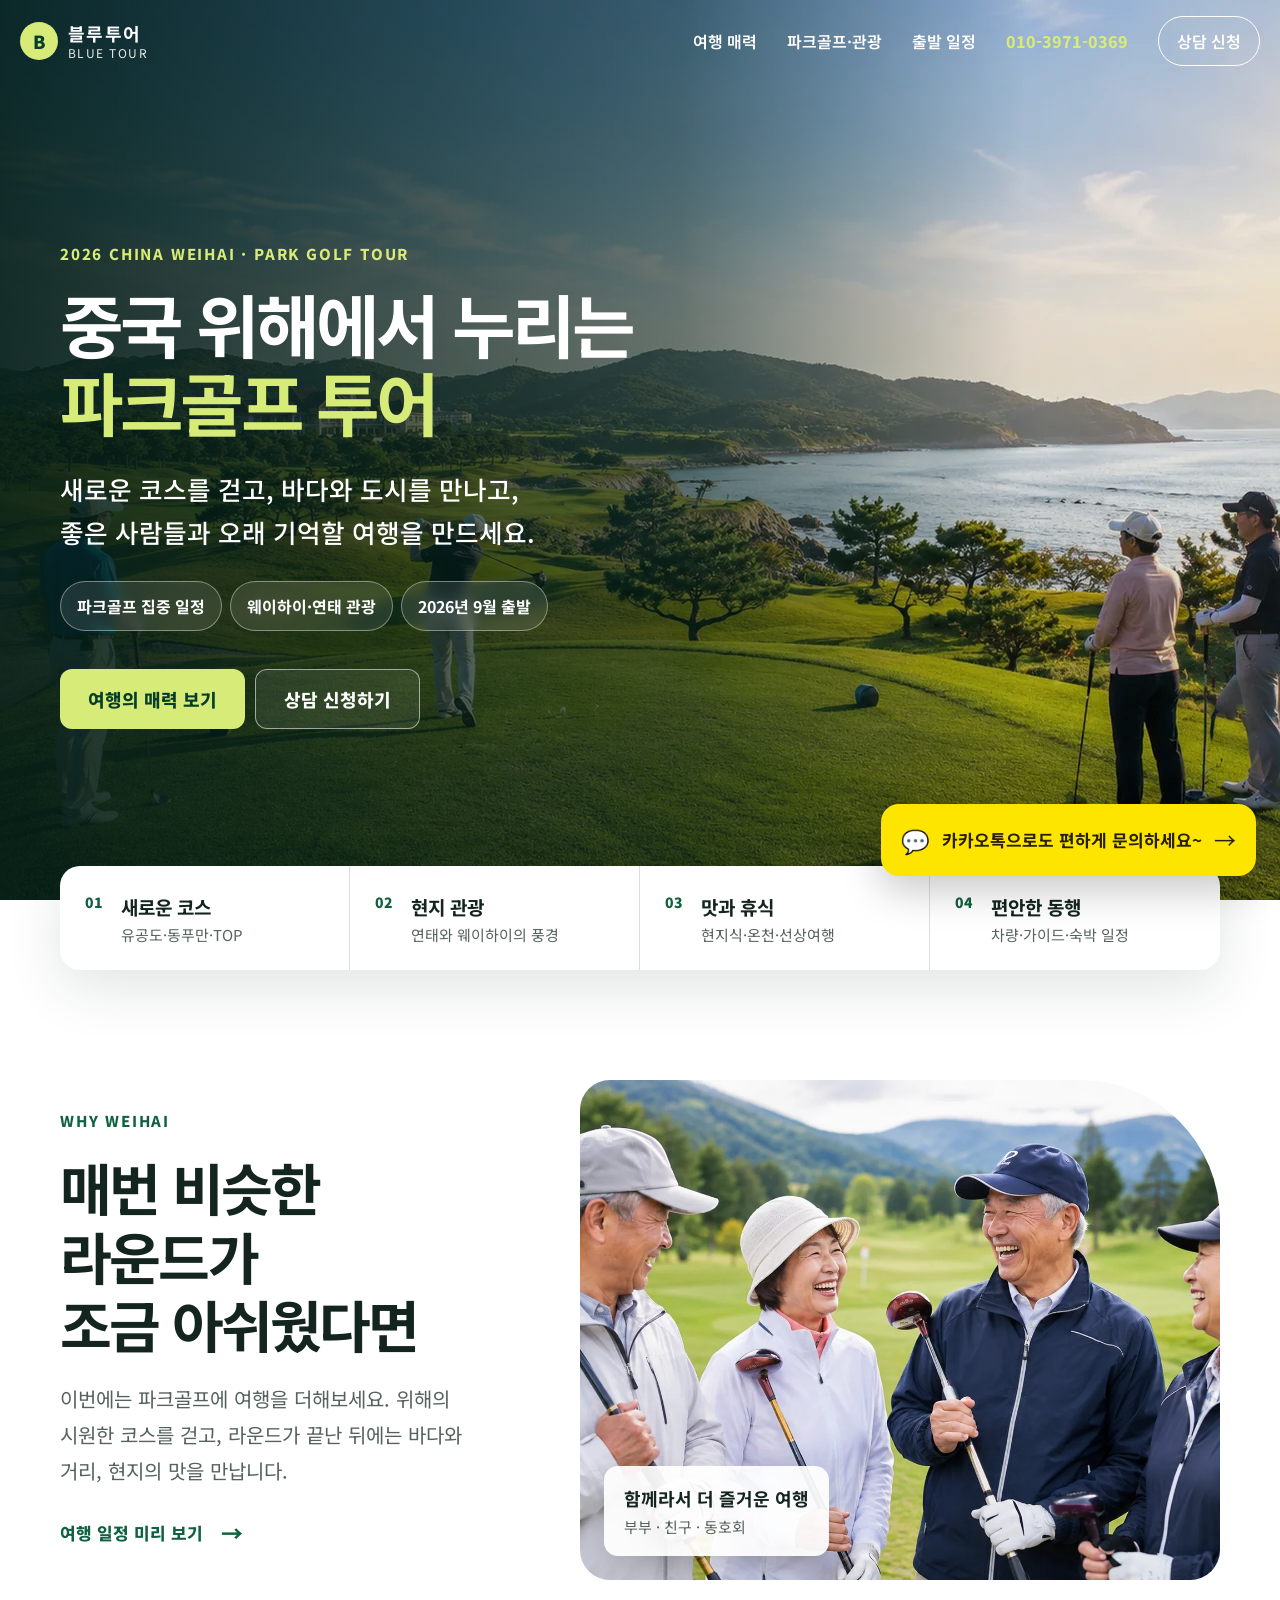
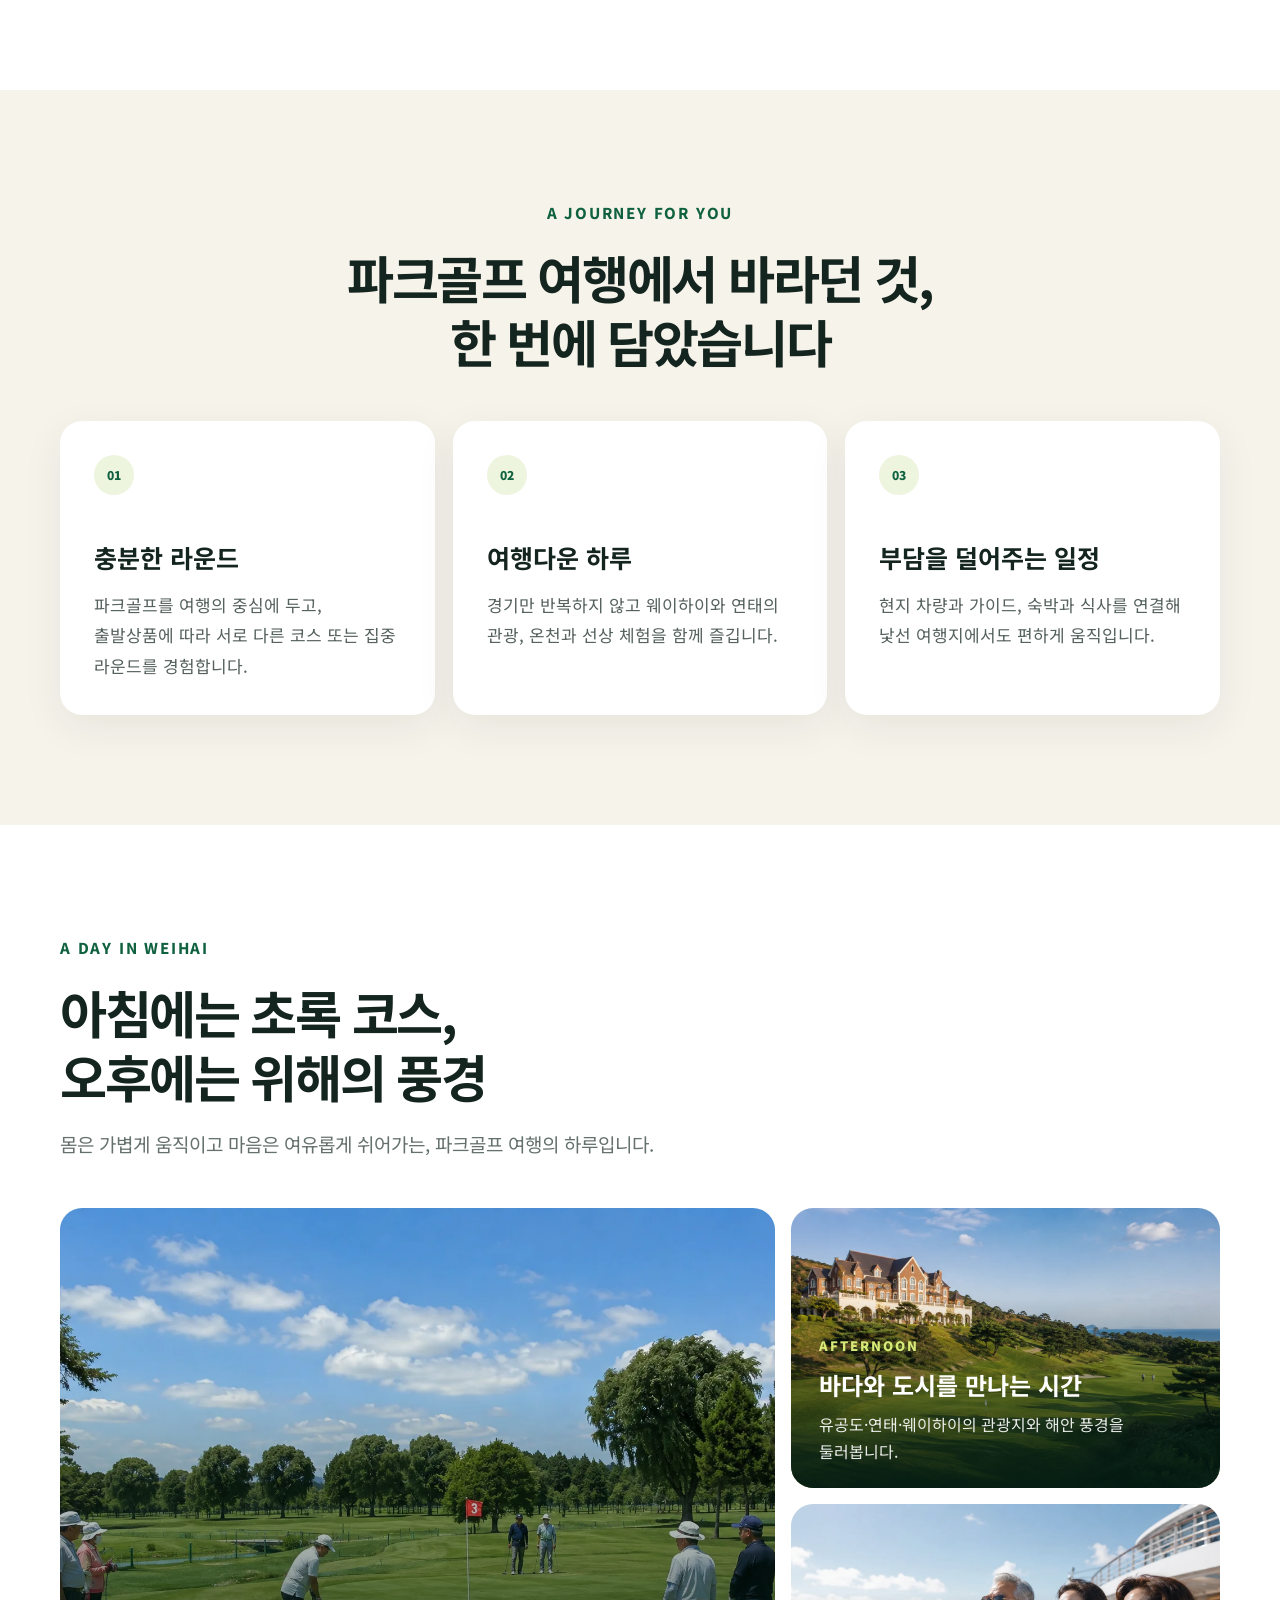
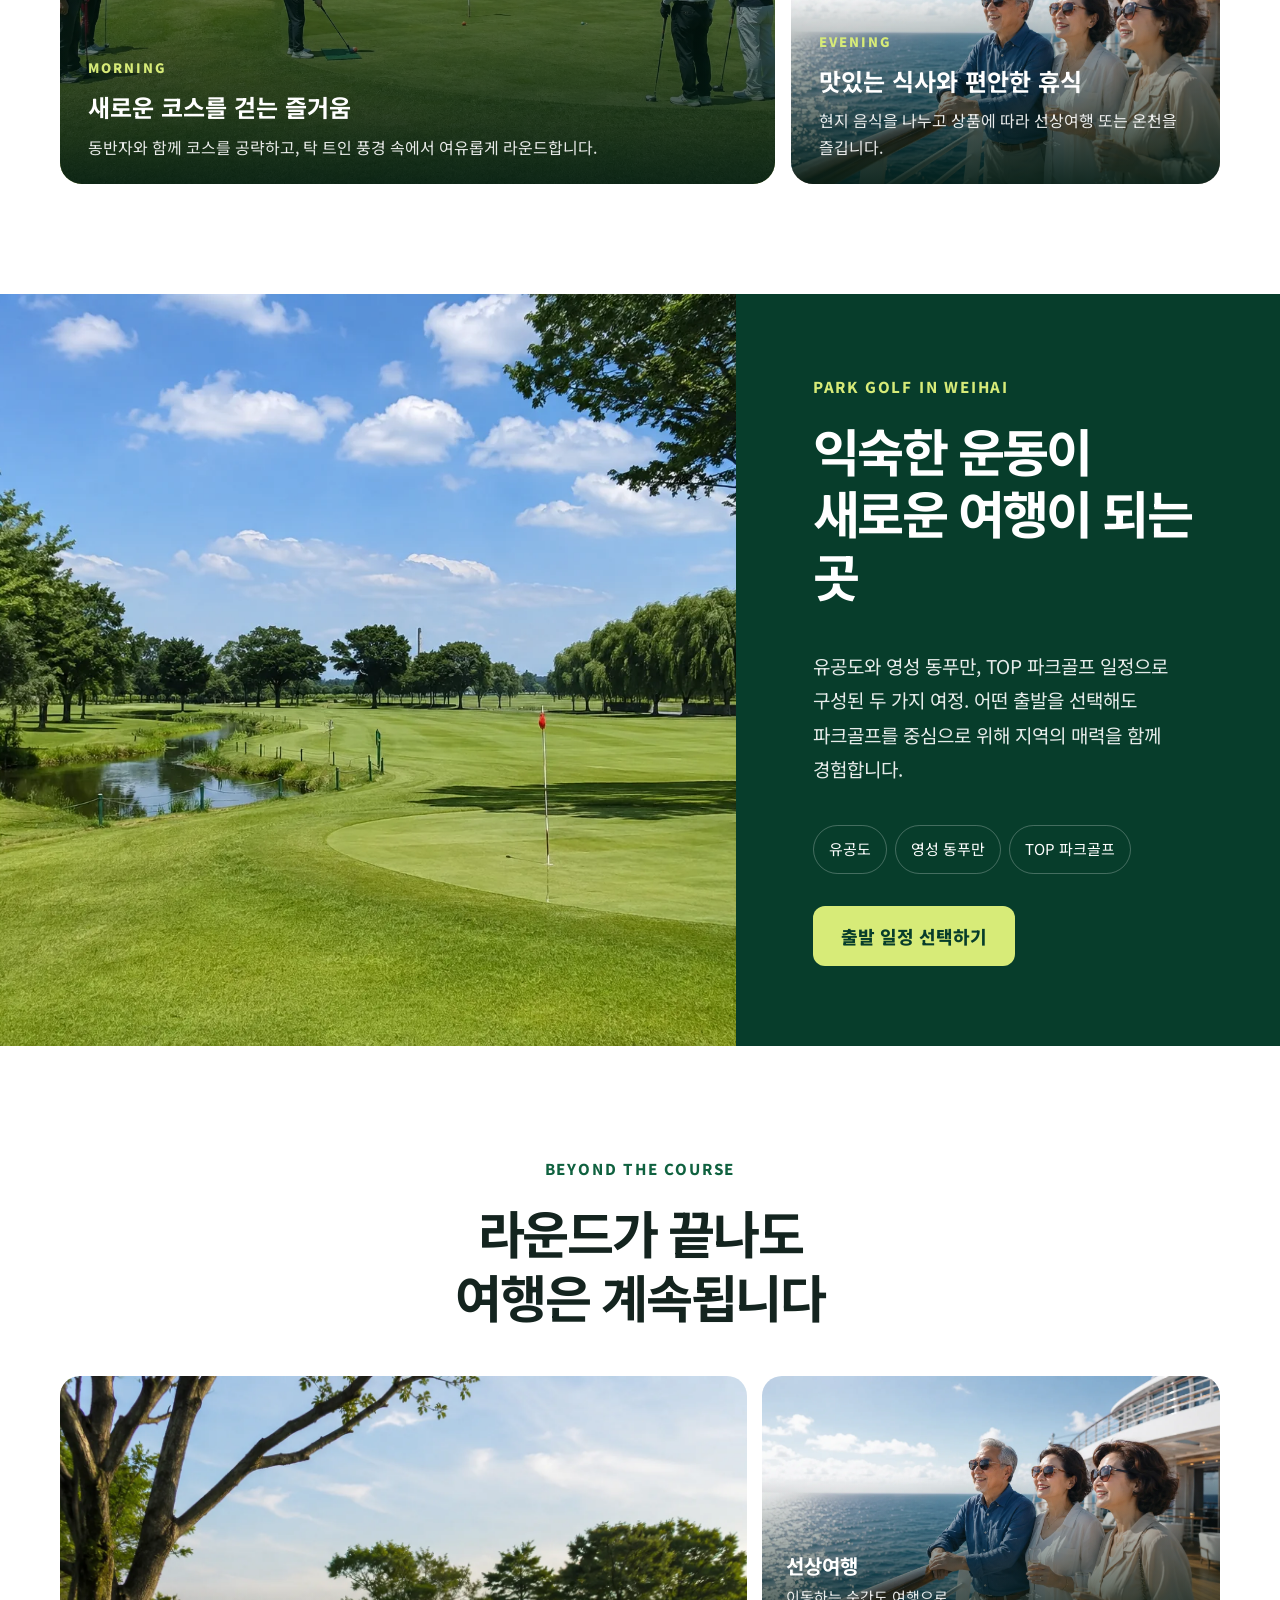
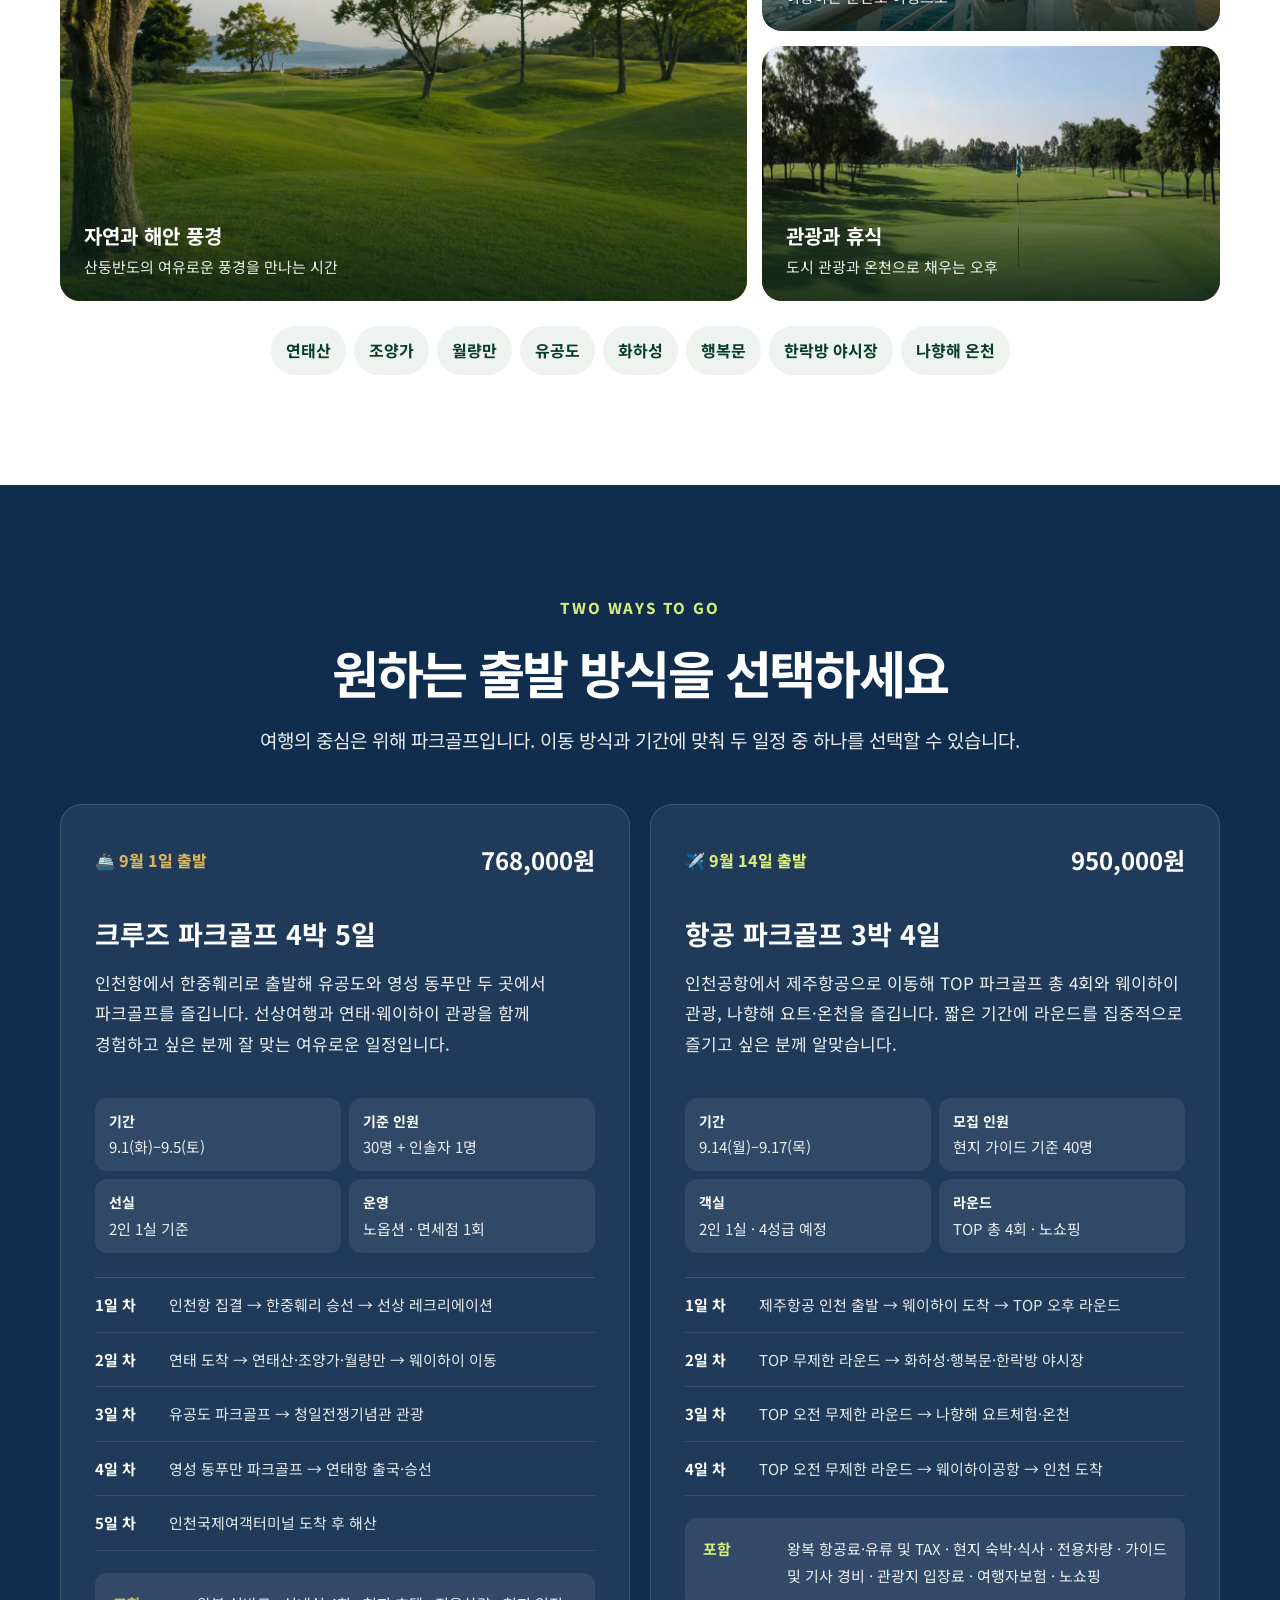
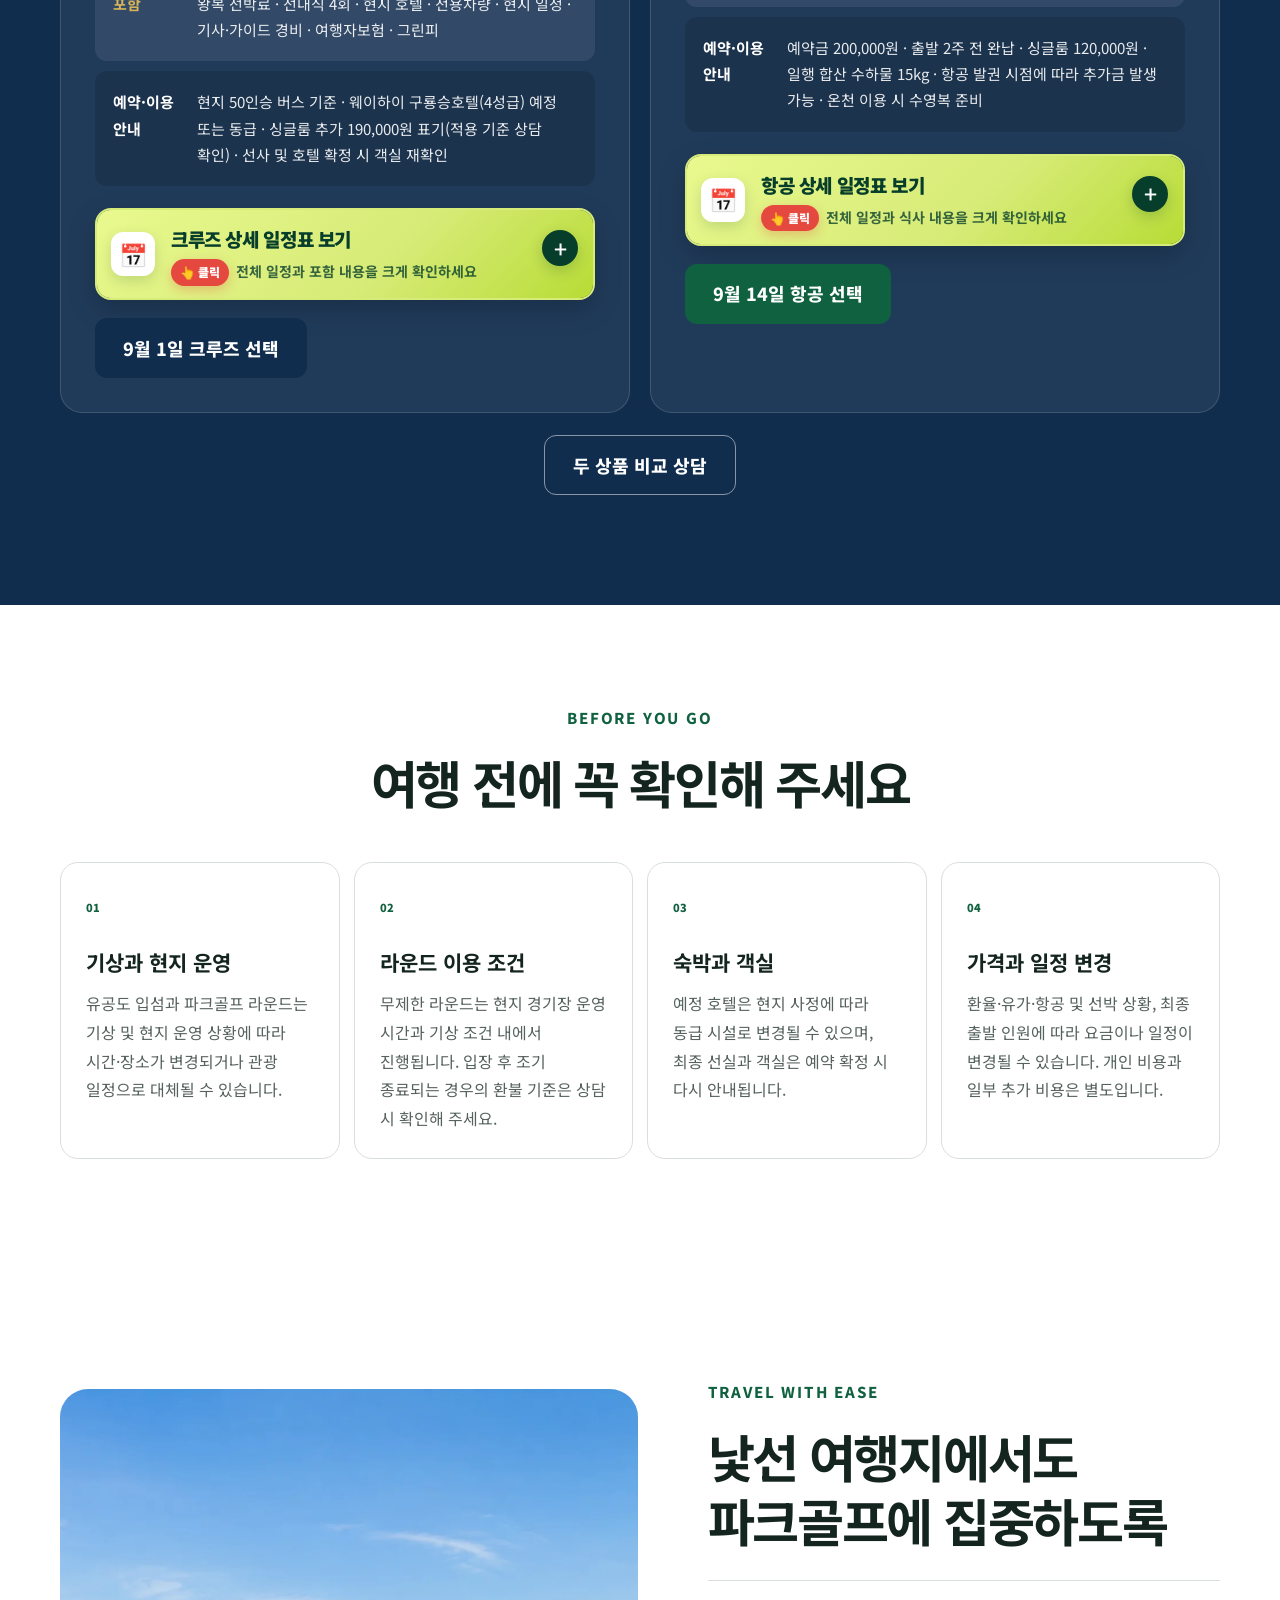
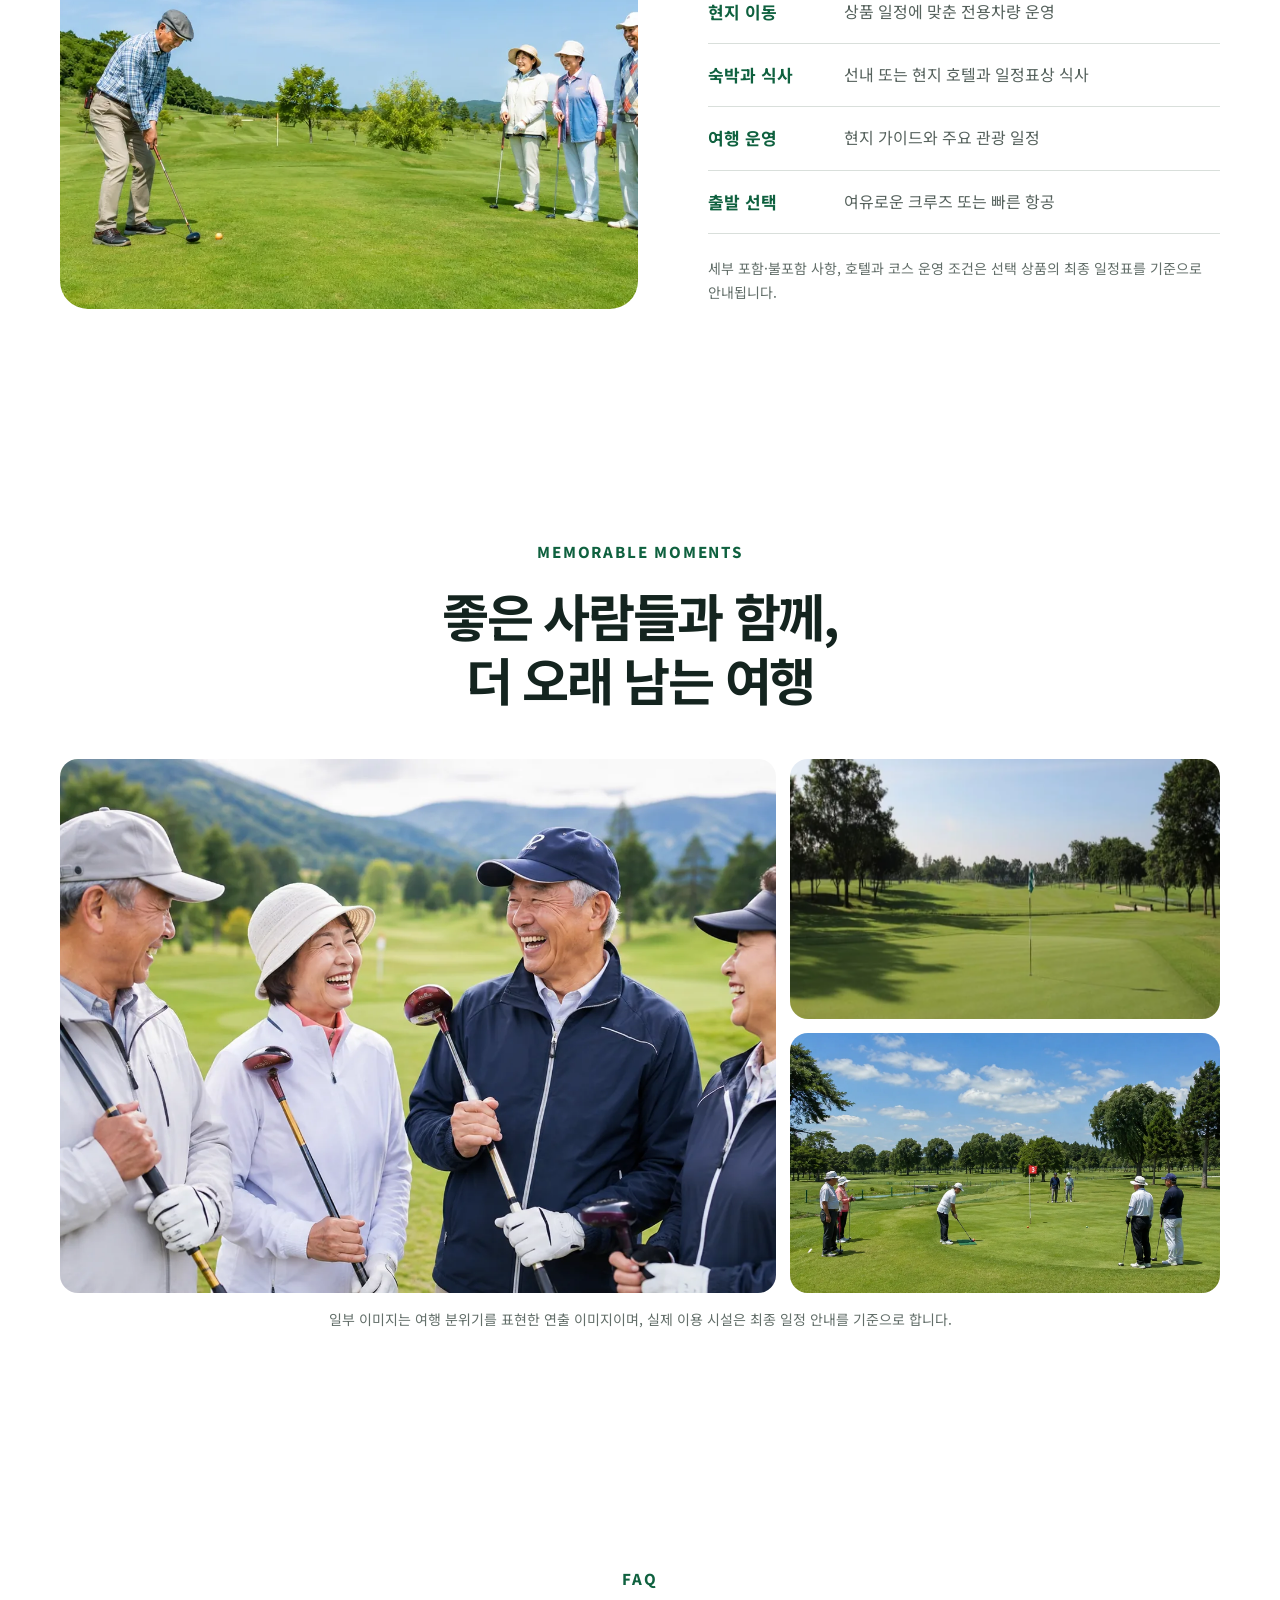
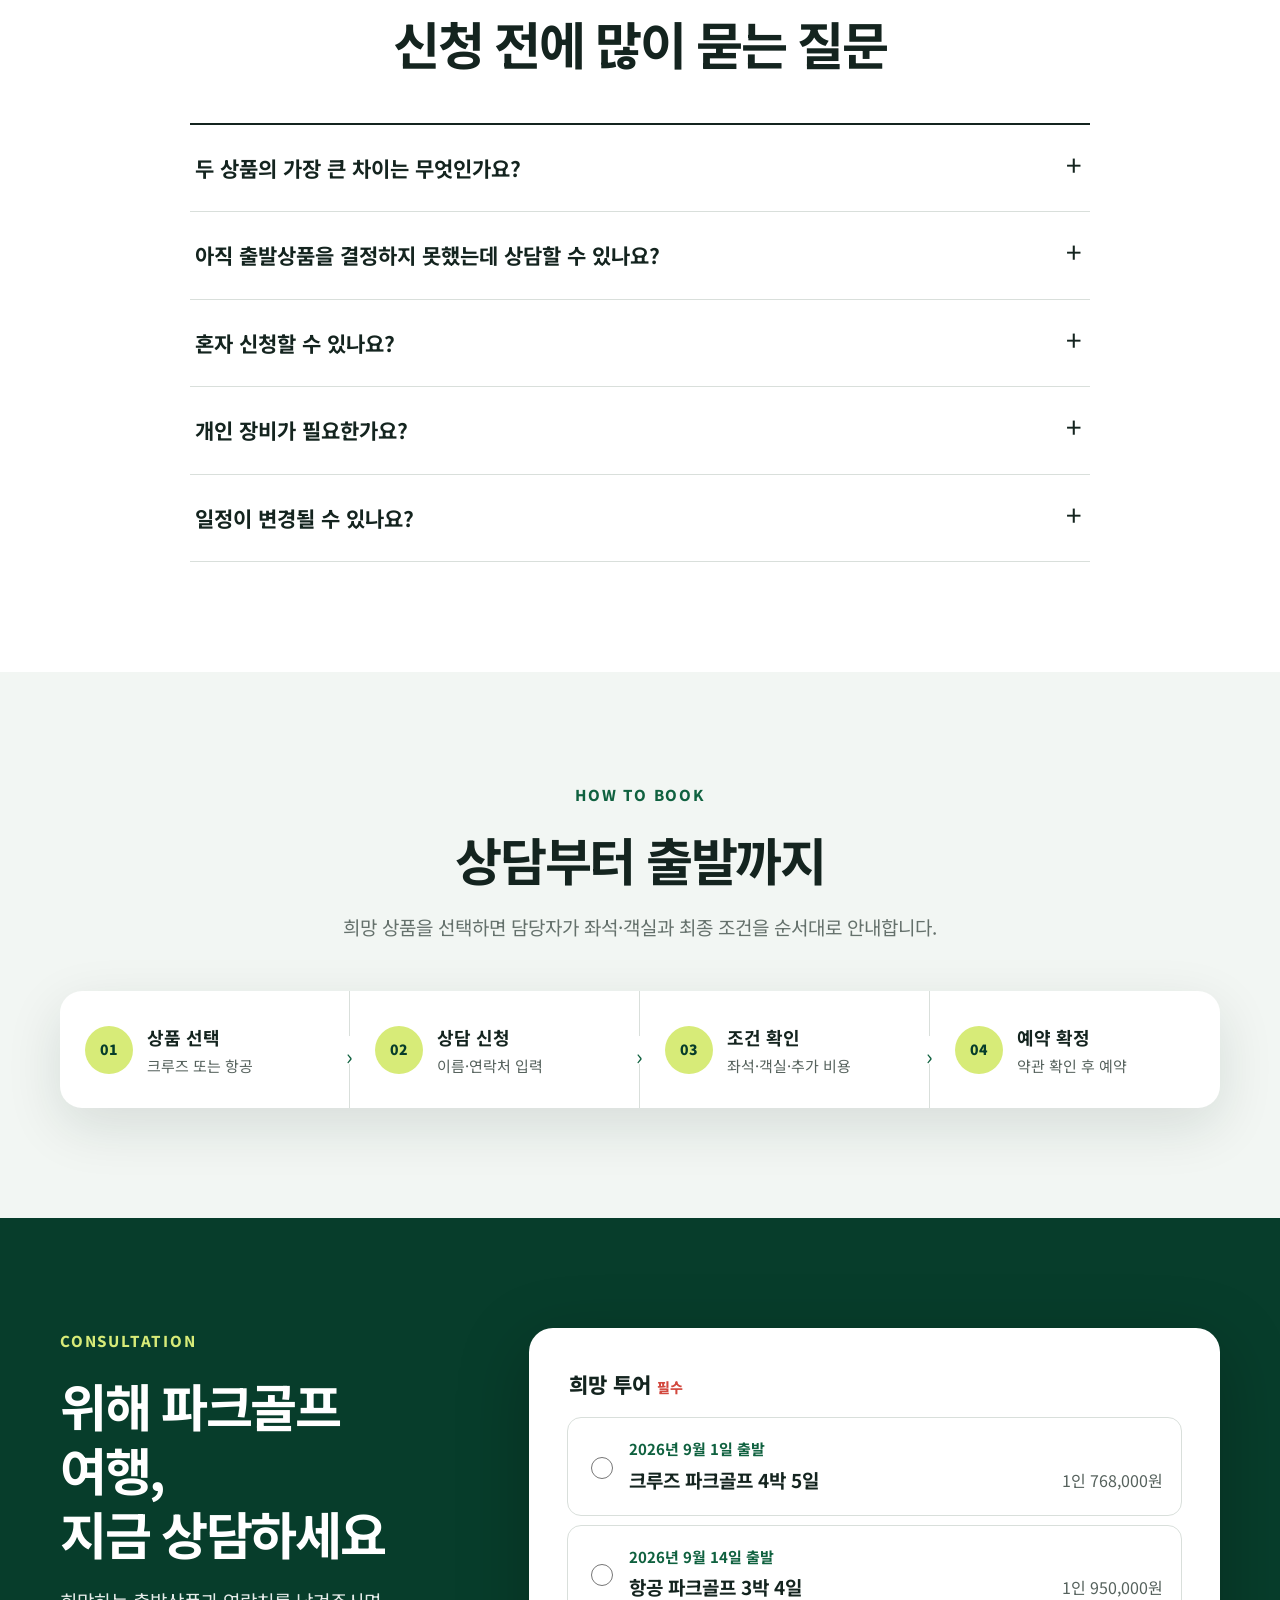
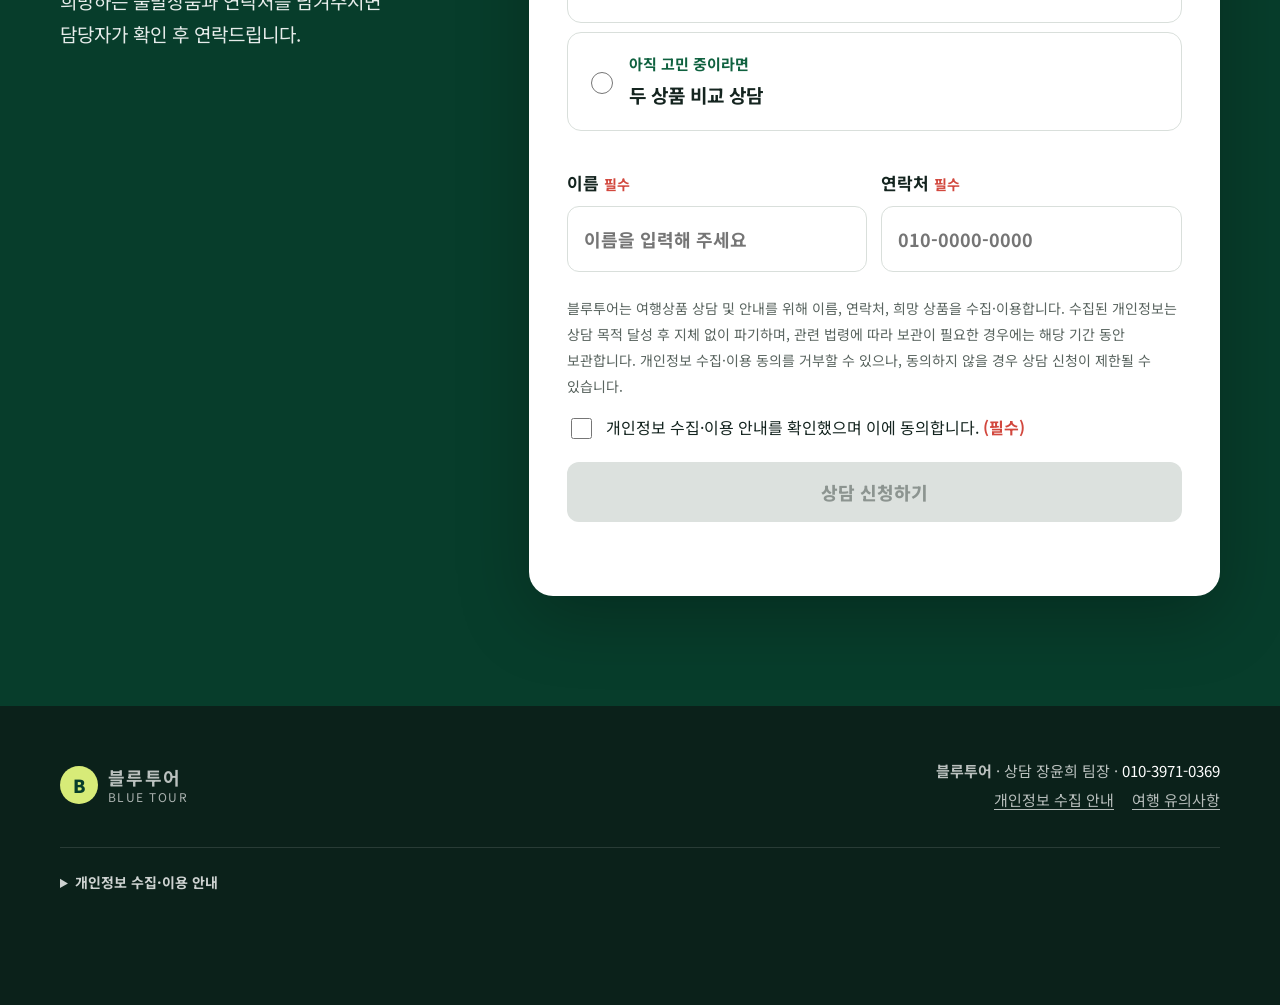
<file: index.html>
<!doctype html>
<html lang="ko">
<head>
  <meta charset="utf-8">
  <meta name="viewport" content="width=device-width, initial-scale=1">
  <meta name="description" content="중국 위해에서 누리는 파크골프 투어. 푸른 코스의 라운딩과 위해 관광을 함께 즐기는 2026년 9월 크루즈·항공 출발상품.">
  <meta name="theme-color" content="#073d2b">
  <meta name="robots" content="index,follow,max-image-preview:large">
  <meta property="og:type" content="website">
  <meta property="og:locale" content="ko_KR">
  <meta property="og:site_name" content="블루투어">
  <meta property="og:title" content="중국 위해에서 누리는 파크골프 투어">
  <meta property="og:description" content="마음껏 라운딩하고, 여유롭게 여행하는 특별한 시간. 9월 크루즈·항공 출발상품을 확인하세요.">
  <meta property="og:url" content="https://parkgolf.alife.cyou/">
  <meta property="og:image" content="https://parkgolf.alife.cyou/assets/og-thumbnail-kakao.jpg">
  <meta property="og:image:url" content="https://parkgolf.alife.cyou/assets/og-thumbnail-kakao.jpg">
  <meta property="og:image:secure_url" content="https://parkgolf.alife.cyou/assets/og-thumbnail-kakao.jpg">
  <meta property="og:image:type" content="image/jpeg">
  <meta property="og:image:width" content="1200">
  <meta property="og:image:height" content="630">
  <meta property="og:image:alt" content="중국 위해에서 누리는 파크골프 투어">
  <meta name="twitter:card" content="summary_large_image">
  <meta name="twitter:title" content="중국 위해에서 누리는 파크골프 투어">
  <meta name="twitter:description" content="마음껏 라운딩하고, 여유롭게 여행하는 특별한 시간. 9월 크루즈·항공 출발상품을 확인하세요.">
  <meta name="twitter:image" content="https://parkgolf.alife.cyou/assets/og-thumbnail-kakao.jpg">
  <link rel="canonical" href="https://parkgolf.alife.cyou/">
  <title>중국 위해에서 누리는 파크골프 투어 | 블루투어</title>
  <link rel="icon" href="assets/favicon.svg" type="image/svg+xml">
  <link rel="icon" href="assets/favicon-32.png" type="image/png" sizes="32x32">
  <link rel="apple-touch-icon" href="assets/apple-touch-icon.png" sizes="180x180">
  <link rel="preconnect" href="https://fonts.googleapis.com">
  <link rel="preconnect" href="https://fonts.gstatic.com" crossorigin>
  <link href="https://fonts.googleapis.com/css2?family=Noto+Sans+KR:wght@400;500;600;700;800;900&display=swap" rel="stylesheet">
  <link rel="stylesheet" href="style.css">
  <script type="application/ld+json">
  {
    "@context": "https://schema.org",
    "@type": "ItemList",
    "name": "중국 위해에서 누리는 파크골프 투어",
    "itemListElement": [
      {
        "@type": "ListItem",
        "position": 1,
        "item": {
          "@type": "Product",
          "name": "9월 1일 크루즈 파크골프 4박 5일",
          "brand": { "@type": "Organization", "name": "블루투어" },
          "offers": { "@type": "Offer", "priceCurrency": "KRW", "price": "768000" }
        }
      },
      {
        "@type": "ListItem",
        "position": 2,
        "item": {
          "@type": "Product",
          "name": "9월 14일 항공 파크골프 3박 4일",
          "brand": { "@type": "Organization", "name": "블루투어" },
          "offers": { "@type": "Offer", "priceCurrency": "KRW", "price": "950000" }
        }
      }
    ]
  }
  </script>
</head>
<body>
  <a class="skip-link" href="#main">본문으로 바로가기</a>

  <header class="site-header" id="top">
    <div class="header-inner">
      <a class="brand" href="#top" aria-label="블루투어 홈">
        <span class="brand-mark">B</span>
        <span><b>블루투어</b><small>BLUE TOUR</small></span>
      </a>
      <nav aria-label="주요 메뉴">
        <a href="#why">여행 매력</a>
        <a href="#experience">파크골프·관광</a>
        <a href="#departures">출발 일정</a>
        <a class="header-phone" href="tel:01039710369" data-track="phone-header">010-3971-0369</a>
        <a class="nav-cta" href="#consult">상담 신청</a>
      </nav>
    </div>
  </header>

  <main id="main">
    <section class="hero hero-destination">
      <div class="hero-shade"></div>
      <img src="assets/webp/coast-course.webp" alt="푸른 바다와 초록 코스가 펼쳐진 해안 골프장" width="1600" height="900" fetchpriority="high">
      <div class="hero-content shell">
        <p class="eyebrow light">2026 CHINA WEIHAI · PARK GOLF TOUR</p>
        <h1>중국 위해에서 누리는<br><em>파크골프 투어</em></h1>
        <p class="hero-lead">새로운 코스를 걷고, <br class="mobile-only">바다와 도시를 만나고,<br>좋은 사람들과 오래 기억할 <br class="mobile-only">여행을 만드세요.</p>
        <div class="hero-pills" aria-label="여행 핵심 정보">
          <span>파크골프 집중 일정</span>
          <span>웨이하이·연태 관광</span>
          <span>2026년 9월 출발</span>
        </div>
        <div class="hero-actions">
          <a class="button button-primary" href="#experience">여행의 매력 보기</a>
          <a class="button button-ghost" href="#consult">상담 신청하기</a>
        </div>
      </div>
      <div class="scroll-cue" aria-hidden="true"><span></span>SCROLL</div>
    </section>

    <section class="experience-bar" aria-label="여행 구성">
      <div class="shell experience-bar-grid">
        <div><span>01</span><strong>새로운 코스</strong><small>유공도·동푸만·TOP</small></div>
        <div><span>02</span><strong>현지 관광</strong><small>연태와 웨이하이의 풍경</small></div>
        <div><span>03</span><strong>맛과 휴식</strong><small>현지식·온천·선상여행</small></div>
        <div><span>04</span><strong>편안한 동행</strong><small>차량·가이드·숙박 일정</small></div>
      </div>
    </section>

    <section class="need section shell" id="why">
      <div class="need-copy">
        <p class="eyebrow">WHY WEIHAI</p>
        <h2>매번 비슷한 라운드가<br>조금 아쉬웠다면</h2>
        <p class="need-lead">이번에는 파크골프에 여행을 더해보세요. 위해의 시원한 코스를 걷고, 라운드가 끝난 뒤에는 바다와 거리, 현지의 맛을 만납니다.</p>
        <a class="text-link" href="#experience">여행 일정 미리 보기 <span>→</span></a>
      </div>
      <div class="need-image">
        <img src="assets/webp/friends-wide.webp" alt="코스에서 웃으며 이야기를 나누는 시니어 파크골프 일행" width="1600" height="901" loading="lazy" decoding="async">
        <div class="need-caption"><b>함께라서 더 즐거운 여행</b><span>부부 · 친구 · 동호회</span></div>
      </div>
    </section>

    <section class="needs section">
      <div class="shell">
        <div class="section-heading centered">
          <p class="eyebrow">A JOURNEY FOR YOU</p>
          <h2>파크골프 여행에서 바라던 것,<br>한 번에 담았습니다</h2>
        </div>
        <div class="needs-grid">
          <article><span>01</span><h3>충분한 라운드</h3><p>파크골프를 여행의 중심에 두고, 출발상품에 따라 서로 다른 코스 또는 집중 라운드를 경험합니다.</p></article>
          <article><span>02</span><h3>여행다운 하루</h3><p>경기만 반복하지 않고 웨이하이와 연태의 관광, 온천과 선상 체험을 함께 즐깁니다.</p></article>
          <article><span>03</span><h3>부담을 덜어주는 일정</h3><p>현지 차량과 가이드, 숙박과 식사를 연결해 낯선 여행지에서도 편하게 움직입니다.</p></article>
        </div>
      </div>
    </section>

    <section class="story section shell" id="experience">
      <div class="section-heading">
        <p class="eyebrow">A DAY IN WEIHAI</p>
        <h2>아침에는 초록 코스,<br>오후에는 위해의 풍경</h2>
        <p>몸은 가볍게 움직이고 마음은 여유롭게 쉬어가는, 파크골프 여행의 하루입니다.</p>
      </div>
      <div class="story-grid">
        <article class="story-card story-main">
          <img src="assets/webp/park-play.webp" alt="넓은 코스에서 파크골프 라운드를 즐기는 일행" width="1536" height="1024" loading="lazy" decoding="async">
          <div><span>MORNING</span><h3>새로운 코스를 걷는 즐거움</h3><p>동반자와 함께 코스를 공략하고, 탁 트인 풍경 속에서 여유롭게 라운드합니다.</p></div>
        </article>
        <article class="story-card">
          <img src="assets/webp/resort-course.webp" alt="해안과 리조트가 어우러진 코스 전경" width="1600" height="901" loading="lazy" decoding="async">
          <div><span>AFTERNOON</span><h3>바다와 도시를 만나는 시간</h3><p>유공도·연태·웨이하이의 관광지와 해안 풍경을 둘러봅니다.</p></div>
        </article>
        <article class="story-card">
          <img src="assets/webp/cruise-wide.webp" alt="바다를 바라보며 여행을 즐기는 시니어 일행" width="1600" height="901" loading="lazy" decoding="async">
          <div><span>EVENING</span><h3>맛있는 식사와 편안한 휴식</h3><p>현지 음식을 나누고 상품에 따라 선상여행 또는 온천을 즐깁니다.</p></div>
        </article>
      </div>
    </section>

    <section class="course-focus">
      <div class="course-photo"><img src="assets/webp/park-course.webp" alt="연못과 나무가 어우러진 넓은 파크골프 코스" width="1536" height="1024" loading="lazy" decoding="async"></div>
      <div class="course-copy">
        <p class="eyebrow light">PARK GOLF IN WEIHAI</p>
        <h2>익숙한 운동이<br>새로운 여행이 되는 곳</h2>
        <p>유공도와 영성 동푸만, TOP 파크골프 일정으로 구성된 두 가지 여정. 어떤 출발을 선택해도 파크골프를 중심으로 위해 지역의 매력을 함께 경험합니다.</p>
        <div class="course-tags"><span>유공도</span><span>영성 동푸만</span><span>TOP 파크골프</span></div>
        <a class="button button-primary" href="#departures">출발 일정 선택하기</a>
      </div>
    </section>

    <section class="tourism section shell">
      <div class="section-heading centered">
        <p class="eyebrow">BEYOND THE COURSE</p>
        <h2>라운드가 끝나도<br>여행은 계속됩니다</h2>
      </div>
      <div class="tourism-grid">
        <figure class="tourism-large"><img src="assets/webp/green-portrait.webp" alt="나무와 바다가 어우러진 평온한 풍경" width="1448" height="1086" loading="lazy" decoding="async"><figcaption><b>자연과 해안 풍경</b><span>산둥반도의 여유로운 풍경을 만나는 시간</span></figcaption></figure>
        <figure><img src="assets/webp/cruise-wide.webp" alt="선상에서 바다를 바라보는 여행객" width="1600" height="901" loading="lazy" decoding="async"><figcaption><b>선상여행</b><span>이동하는 순간도 여행으로</span></figcaption></figure>
        <figure><img src="assets/webp/course-square.webp" alt="햇살 아래 정돈된 그린" width="919" height="916" loading="lazy" decoding="async"><figcaption><b>관광과 휴식</b><span>도시 관광과 온천으로 채우는 오후</span></figcaption></figure>
      </div>
      <div class="place-list" aria-label="주요 관광과 체험">
        <span>연태산</span><span>조양가</span><span>월량만</span><span>유공도</span><span>화하성</span><span>행복문</span><span>한락방 야시장</span><span>나향해 온천</span>
      </div>
    </section>

    <section class="departures section" id="departures">
      <div class="shell">
        <div class="section-heading centered inverse">
          <p class="eyebrow light">TWO WAYS TO GO</p>
          <h2>원하는 출발 방식을 선택하세요</h2>
          <p>여행의 중심은 위해 파크골프입니다. 이동 방식과 기간에 맞춰 두 일정 중 하나를 선택할 수 있습니다.</p>
        </div>
        <div class="departure-briefs">
          <article class="departure-brief cruise-brief">
            <div class="brief-top"><span>🚢 9월 1일 출발</span><strong>768,000원</strong></div>
            <h3>크루즈 파크골프 4박 5일</h3>
            <p>인천항에서 한중훼리로 출발해 유공도와 영성 동푸만 두 곳에서 파크골프를 즐깁니다. 선상여행과 연태·웨이하이 관광을 함께 경험하고 싶은 분께 잘 맞는 여유로운 일정입니다.</p>
            <div class="brief-facts">
              <span><b>기간</b>9.1(화)–9.5(토)</span>
              <span><b>기준 인원</b>30명 + 인솔자 1명</span>
              <span><b>선실</b>2인 1실 기준</span>
              <span><b>운영</b>노옵션 · 면세점 1회</span>
            </div>
            <ol class="brief-route">
              <li><b>1일 차</b><span>인천항 집결 → 한중훼리 승선 → 선상 레크리에이션</span></li>
              <li><b>2일 차</b><span>연태 도착 → 연태산·조양가·월량만 → 웨이하이 이동</span></li>
              <li><b>3일 차</b><span>유공도 파크골프 → 청일전쟁기념관 관광</span></li>
              <li><b>4일 차</b><span>영성 동푸만 파크골프 → 연태항 출국·승선</span></li>
              <li><b>5일 차</b><span>인천국제여객터미널 도착 후 해산</span></li>
            </ol>
            <div class="brief-included"><b>포함</b><span>왕복 선박료 · 선내식 4회 · 현지 호텔 · 전용차량 · 현지 일정 · 기사·가이드 경비 · 여행자보험 · 그린피</span></div>
            <div class="brief-notice"><b>예약·이용 안내</b><span>현지 50인승 버스 기준 · 웨이하이 구룡승호텔(4성급) 예정 또는 동급 · 싱글룸 추가 190,000원 표기(적용 기준 상담 확인) · 선사 및 호텔 확정 시 객실 재확인</span></div>
            <details class="source-schedule">
              <summary><span class="schedule-summary-icon" aria-hidden="true">📅</span><span><b>크루즈 상세 일정표 보기</b><small><span class="schedule-click-cue" aria-hidden="true">👆 클릭</span> 전체 일정과 포함 내용을 크게 확인하세요</small></span></summary>
              <a class="schedule-zoom-link" href="assets/schedule-cruise-final.png" target="_blank" rel="noopener" aria-haspopup="dialog"><img src="assets/schedule-cruise-final.png" alt="9월 1일 한중훼리 유공도 동푸만 파크골프 4박 5일 일정표" loading="lazy"></a>
            </details>
            <button class="button button-cruise select-product" type="button" data-product="cruise">9월 1일 크루즈 선택</button>
          </article>
          <article class="departure-brief air-brief">
            <div class="brief-top"><span>✈️ 9월 14일 출발</span><strong>950,000원</strong></div>
            <h3>항공 파크골프 3박 4일</h3>
            <p>인천공항에서 제주항공으로 이동해 TOP 파크골프 총 4회와 웨이하이 관광, 나향해 요트·온천을 즐깁니다. 짧은 기간에 라운드를 집중적으로 즐기고 싶은 분께 알맞습니다.</p>
            <div class="brief-facts">
              <span><b>기간</b>9.14(월)–9.17(목)</span>
              <span><b>모집 인원</b>현지 가이드 기준 40명</span>
              <span><b>객실</b>2인 1실 · 4성급 예정</span>
              <span><b>라운드</b>TOP 총 4회 · 노쇼핑</span>
            </div>
            <ol class="brief-route">
              <li><b>1일 차</b><span>제주항공 인천 출발 → 웨이하이 도착 → TOP 오후 라운드</span></li>
              <li><b>2일 차</b><span>TOP 무제한 라운드 → 화하성·행복문·한락방 야시장</span></li>
              <li><b>3일 차</b><span>TOP 오전 무제한 라운드 → 나향해 요트체험·온천</span></li>
              <li><b>4일 차</b><span>TOP 오전 무제한 라운드 → 웨이하이공항 → 인천 도착</span></li>
            </ol>
            <div class="brief-included"><b>포함</b><span>왕복 항공료·유류 및 TAX · 현지 숙박·식사 · 전용차량 · 가이드 및 기사 경비 · 관광지 입장료 · 여행자보험 · 노쇼핑</span></div>
            <div class="brief-notice"><b>예약·이용 안내</b><span>예약금 200,000원 · 출발 2주 전 완납 · 싱글룸 120,000원 · 일행 합산 수하물 15kg · 항공 발권 시점에 따라 추가금 발생 가능 · 온천 이용 시 수영복 준비</span></div>
            <details class="source-schedule">
              <summary><span class="schedule-summary-icon" aria-hidden="true">📅</span><span><b>항공 상세 일정표 보기</b><small><span class="schedule-click-cue" aria-hidden="true">👆 클릭</span> 전체 일정과 식사 내용을 크게 확인하세요</small></span></summary>
              <a class="schedule-zoom-link" href="assets/schedule-air-final.png" target="_blank" rel="noopener" aria-haspopup="dialog"><img src="assets/schedule-air-final.png" alt="인천 출발 항공 위해 파크골프 3박 4일 일정표" loading="lazy"></a>
              <p class="schedule-date-note">※ 현재 항공상품 출발일은 9월 14일 기준이며, 일정표 이미지의 9월 1일 표기는 수정이 필요합니다.</p>
            </details>
            <button class="button button-air select-product" type="button" data-product="air">9월 14일 항공 선택</button>
          </article>
        </div>
        <button class="button button-outline-light select-product compare-shortcut" type="button" data-product="compare">두 상품 비교 상담</button>
      </div>
    </section>

    <section class="important-info section shell" aria-labelledby="important-title">
      <div class="section-heading centered">
        <p class="eyebrow">BEFORE YOU GO</p>
        <h2 id="important-title">여행 전에 꼭 확인해 주세요</h2>
      </div>
      <div class="important-grid">
        <article><span>01</span><h3>기상과 현지 운영</h3><p>유공도 입섬과 파크골프 라운드는 기상 및 현지 운영 상황에 따라 시간·장소가 변경되거나 관광 일정으로 대체될 수 있습니다.</p></article>
        <article><span>02</span><h3>라운드 이용 조건</h3><p>무제한 라운드는 현지 경기장 운영 시간과 기상 조건 내에서 진행됩니다. 입장 후 조기 종료되는 경우의 환불 기준은 상담 시 확인해 주세요.</p></article>
        <article><span>03</span><h3>숙박과 객실</h3><p>예정 호텔은 현지 사정에 따라 동급 시설로 변경될 수 있으며, 최종 선실과 객실은 예약 확정 시 다시 안내됩니다.</p></article>
        <article><span>04</span><h3>가격과 일정 변경</h3><p>환율·유가·항공 및 선박 상황, 최종 출발 인원에 따라 요금이나 일정이 변경될 수 있습니다. 개인 비용과 일부 추가 비용은 별도입니다.</p></article>
      </div>
    </section>

    <section class="confidence section shell">
      <div class="confidence-photo"><img src="assets/webp/play-wide.webp" alt="푸른 코스에서 함께 라운드하는 시니어 일행" width="1600" height="901" loading="lazy" decoding="async"></div>
      <div class="confidence-copy">
        <p class="eyebrow">TRAVEL WITH EASE</p>
        <h2>낯선 여행지에서도<br>파크골프에 집중하도록</h2>
        <ul>
          <li><b>현지 이동</b><span>상품 일정에 맞춘 전용차량 운영</span></li>
          <li><b>숙박과 식사</b><span>선내 또는 현지 호텔과 일정표상 식사</span></li>
          <li><b>여행 운영</b><span>현지 가이드와 주요 관광 일정</span></li>
          <li><b>출발 선택</b><span>여유로운 크루즈 또는 빠른 항공</span></li>
        </ul>
        <p class="fine">세부 포함·불포함 사항, 호텔과 코스 운영 조건은 선택 상품의 최종 일정표를 기준으로 안내됩니다.</p>
      </div>
    </section>

    <section class="gallery section">
      <div class="shell">
        <div class="section-heading centered">
          <p class="eyebrow">MEMORABLE MOMENTS</p>
          <h2>좋은 사람들과 함께,<br>더 오래 남는 여행</h2>
        </div>
        <div class="gallery-grid gallery-refresh">
          <figure class="g-main"><img src="assets/webp/friends-wide.webp" alt="파크골프장에서 웃고 있는 시니어 일행" width="1600" height="901" loading="lazy" decoding="async"></figure>
          <figure><img src="assets/webp/course-square.webp" alt="초록빛 코스와 홀 깃발" width="919" height="916" loading="lazy" decoding="async"></figure>
          <figure><img src="assets/webp/park-play.webp" alt="코스에서 라운드하는 파크골프 일행" width="1536" height="1024" loading="lazy" decoding="async"></figure>
        </div>
        <p class="fine centered">일부 이미지는 여행 분위기를 표현한 연출 이미지이며, 실제 이용 시설은 최종 일정 안내를 기준으로 합니다.</p>
      </div>
    </section>

    <section class="faq section shell" aria-labelledby="faq-title">
      <div class="section-heading centered">
        <p class="eyebrow">FAQ</p>
        <h2 id="faq-title">신청 전에 많이 묻는 질문</h2>
      </div>
      <div class="faq-list">
        <details><summary>두 상품의 가장 큰 차이는 무엇인가요?</summary><p>9월 1일 상품은 한중훼리를 이용하는 4박 5일 일정으로 유공도와 동푸만을 방문합니다. 9월 14일 상품은 제주항공을 이용하는 3박 4일 일정으로 TOP 파크골프 총 4회와 온천·관광을 즐깁니다.</p></details>
        <details><summary>아직 출발상품을 결정하지 못했는데 상담할 수 있나요?</summary><p>신청란에서 ‘두 상품 비교 상담’을 선택해 주세요.</p></details>
        <details><summary>혼자 신청할 수 있나요?</summary><p>개별 신청 가능 여부와 선실·객실 배정 조건은 상담을 통해 확인합니다.</p></details>
        <details><summary>개인 장비가 필요한가요?</summary><p>상품별 장비 운송과 현지 대여 조건이 다를 수 있으므로 예약 전에 안내합니다.</p></details>
        <details><summary>일정이 변경될 수 있나요?</summary><p>기상, 항공·선박, 경기장 및 현지 사정에 따라 일정 순서와 이용 시간이 변경될 수 있습니다.</p></details>
      </div>
    </section>

    <section class="booking-flow section" aria-labelledby="booking-flow-title">
      <div class="shell">
        <div class="section-heading centered">
          <p class="eyebrow">HOW TO BOOK</p>
          <h2 id="booking-flow-title">상담부터 출발까지</h2>
          <p>희망 상품을 선택하면 담당자가 좌석·객실과 최종 조건을 순서대로 안내합니다.</p>
        </div>
        <ol class="booking-steps">
          <li><span>01</span><div><b>상품 선택</b><small>크루즈 또는 항공</small></div></li>
          <li><span>02</span><div><b>상담 신청</b><small>이름·연락처 입력</small></div></li>
          <li><span>03</span><div><b>조건 확인</b><small>좌석·객실·추가 비용</small></div></li>
          <li><span>04</span><div><b>예약 확정</b><small>약관 확인 후 예약</small></div></li>
        </ol>
      </div>
    </section>

    <section class="consult section" id="consult">
      <div class="shell consult-grid">
        <div class="consult-copy">
          <p class="eyebrow light">CONSULTATION</p>
          <h2>위해 파크골프 여행,<br>지금 상담하세요</h2>
          <p>희망하는 출발상품과 연락처를 남겨주시면 담당자가 확인 후 연락드립니다.</p>
        </div>
        <form class="consult-form" id="consult-form" novalidate>
          <input type="hidden" name="utm_source">
          <input type="hidden" name="utm_medium">
          <input type="hidden" name="utm_campaign">
          <input type="hidden" name="utm_content">
          <input type="hidden" name="utm_term">
          <input type="hidden" name="page_url">
          <input type="hidden" name="referrer">
          <input type="hidden" name="user_agent">
          <label class="form-hp" aria-hidden="true">웹사이트
            <input type="text" name="website" tabindex="-1" autocomplete="off">
          </label>
          <fieldset>
            <legend>희망 투어 <em>필수</em></legend>
            <label class="tour-option">
              <input type="radio" name="tour" value="cruise" required>
              <span><b>2026년 9월 1일 출발</b><strong>크루즈 파크골프 4박 5일</strong><small>1인 768,000원</small></span>
            </label>
            <label class="tour-option">
              <input type="radio" name="tour" value="air">
              <span><b>2026년 9월 14일 출발</b><strong>항공 파크골프 3박 4일</strong><small>1인 950,000원</small></span>
            </label>
            <label class="tour-option">
              <input type="radio" name="tour" value="compare">
              <span><b>아직 고민 중이라면</b><strong>두 상품 비교 상담</strong></span>
            </label>
          </fieldset>

          <div class="field-row">
            <label>이름 <em>필수</em><input type="text" name="name" autocomplete="name" placeholder="이름을 입력해 주세요" required></label>
            <label>연락처 <em>필수</em><input type="tel" name="phone" autocomplete="tel" inputmode="numeric" maxlength="13" pattern="01[016789]-?[0-9]{3,4}-?[0-9]{4}" placeholder="010-0000-0000" required></label>
          </div>

          <div class="privacy-copy">블루투어는 여행상품 상담 및 안내를 위해 이름, 연락처, 희망 상품을 수집·이용합니다. 수집된 개인정보는 상담 목적 달성 후 지체 없이 파기하며, 관련 법령에 따라 보관이 필요한 경우에는 해당 기간 동안 보관합니다. 개인정보 수집·이용 동의를 거부할 수 있으나, 동의하지 않을 경우 상담 신청이 제한될 수 있습니다.</div>
          <label class="privacy-check"><input type="checkbox" name="privacy" required><span>개인정보 수집·이용 안내를 확인했으며 이에 동의합니다. <b>(필수)</b></span></label>
          <button class="button button-submit full" type="submit" disabled>상담 신청하기</button>
          <p class="form-message" id="form-message" role="status" aria-live="polite"></p>
        </form>
      </div>
    </section>

    <a class="kakao-banner" href="#consult" data-kakao-link data-track="kakao-floating" aria-label="카카오톡 상담 영역으로 이동">
      <span class="kakao-icon">💬</span>
      <strong>카카오톡으로도 편하게 문의하세요~</strong>
      <span class="kakao-arrow" aria-hidden="true">→</span>
    </a>
  </main>

  <dialog class="schedule-lightbox" id="schedule-lightbox" aria-labelledby="schedule-lightbox-title">
    <div class="schedule-lightbox-toolbar">
      <strong id="schedule-lightbox-title">상세 일정표</strong>
      <div class="schedule-lightbox-actions" aria-label="일정표 확대 도구">
        <button type="button" data-schedule-zoom-out aria-label="축소">−</button>
        <output id="schedule-zoom-value" aria-live="polite">100%</output>
        <button type="button" data-schedule-zoom-in aria-label="확대">＋</button>
        <button class="schedule-lightbox-close" type="button" data-schedule-close aria-label="일정표 닫기">닫기 ×</button>
      </div>
    </div>
    <div class="schedule-lightbox-viewport">
      <img id="schedule-lightbox-image" alt="">
    </div>
    <p class="schedule-lightbox-hint">확대 버튼을 누른 뒤 화면을 움직여 세부 내용을 확인하세요.</p>
  </dialog>

  <footer>
    <div class="shell footer-inner">
      <div class="brand footer-brand"><span class="brand-mark">B</span><span><b>블루투어</b><small>BLUE TOUR</small></span></div>
      <div class="footer-info">
        <p><b>블루투어</b> · 상담 장윤희 팀장 · <a href="tel:01039710369">010-3971-0369</a></p>
        <p class="footer-links"><a href="#privacy-notice">개인정보 수집 안내</a><a href="#faq-title">여행 유의사항</a></p>
      </div>
    </div>
    <details class="footer-privacy shell" id="privacy-notice">
      <summary>개인정보 수집·이용 안내</summary>
      <p>블루투어는 여행상품 상담 및 안내를 위해 이름, 연락처, 희망 상품을 수집합니다. 상담 목적 달성 후 지체 없이 파기하며 관계 법령상 보관 의무가 있는 경우에는 해당 기간 동안 보관합니다.</p>
    </details>
  </footer>

  <noscript><div class="noscript">상담 신청 기능을 이용하려면 브라우저에서 자바스크립트를 활성화해 주세요. 전화 상담: 010-3971-0369</div></noscript>
  <script src="config.js"></script>
  <script src="script.js"></script>
</body>
</html>
</file>
<file: style.css>
:root {
  --ink: #14241f;
  --muted: #65716c;
  --cream: #f6f3eb;
  --green: #0f613f;
  --green-dark: #073d2b;
  --lime: #d7eb78;
  --navy: #102d4e;
  --navy-soft: #e8eef5;
  --blue: #18739a;
  --gold: #d8b45a;
  --white: #fff;
  --line: #d9dfdb;
  --shadow: 0 18px 55px rgba(14, 45, 34, .12);
  --radius: 24px;
}

* { box-sizing: border-box; }
html { scroll-behavior: smooth; }
body { margin: 0; overflow-x: hidden; color: var(--ink); background: #fff; font-family: "Noto Sans KR", sans-serif; line-height: 1.65; word-break: keep-all; }
img { display: block; width: 100%; }
a { color: inherit; text-decoration: none; }
button, input { font: inherit; }
button { cursor: pointer; }
button:focus-visible, a:focus-visible, input:focus-visible, summary:focus-visible { outline: 3px solid var(--lime); outline-offset: 3px; }
.shell { width: min(1160px, calc(100% - 40px)); margin-inline: auto; }
.section { padding: 110px 0; }
.skip-link { position: fixed; left: 12px; top: -100px; z-index: 1000; background: #fff; padding: 12px 18px; }
.skip-link:focus { top: 12px; }

.site-header { position: fixed; inset: 0 0 auto; z-index: 100; color: #fff; transition: .25s; }
.site-header.scrolled { color: var(--ink); background: rgba(255,255,255,.94); box-shadow: 0 8px 24px rgba(0,0,0,.08); backdrop-filter: blur(12px); }
.header-inner { width: min(1240px, calc(100% - 40px)); height: 82px; margin: auto; display: flex; align-items: center; justify-content: space-between; }
.brand { display: inline-flex; gap: 10px; align-items: center; line-height: 1; }
.brand-mark { display: grid; place-items: center; width: 38px; height: 38px; border-radius: 50%; background: var(--lime); color: var(--green-dark); font-weight: 900; }
.brand b { display: block; letter-spacing: .08em; }
.brand small { display: block; margin-top: 5px; font-size: 9px; letter-spacing: .2em; opacity: .7; }
nav { display: flex; gap: 30px; align-items: center; font-size: 15px; font-weight: 600; }
.nav-cta { padding: 10px 18px; border: 1px solid currentColor; border-radius: 999px; }
.header-phone { color: var(--lime); font-weight: 800; }
.site-header.scrolled .header-phone { color: var(--green); }

.hero { position: relative; min-height: 800px; height: 100vh; display: flex; align-items: center; color: #fff; overflow: hidden; }
.hero > img { position: absolute; inset: 0; height: 100%; object-fit: cover; object-position: center; }
.hero-shade { position: absolute; inset: 0; z-index: 1; background: linear-gradient(90deg, rgba(5,31,23,.88) 0%, rgba(5,31,23,.57) 46%, rgba(5,31,23,.05) 78%), linear-gradient(0deg, rgba(0,0,0,.24), transparent 45%); }
.hero-content { position: relative; z-index: 2; padding-top: 70px; }
.eyebrow { margin: 0 0 18px; color: var(--green); font-size: 13px; font-weight: 800; letter-spacing: .18em; text-transform: uppercase; }
.eyebrow.light { color: var(--lime); }
.hero h1 { max-width: 780px; margin: 0; font-size: clamp(52px, 6.3vw, 88px); line-height: 1.12; letter-spacing: -.055em; }
.hero h1 em { color: var(--lime); font-style: normal; font-size: inherit; }
.hero-lead { margin: 28px 0; font-size: clamp(20px, 2vw, 27px); font-weight: 500; }
.hero-pills { display: flex; flex-wrap: wrap; gap: 8px; margin-bottom: 38px; }
.hero-pills span { padding: 8px 14px; border: 1px solid rgba(255,255,255,.4); border-radius: 999px; background: rgba(255,255,255,.1); font-size: 14px; backdrop-filter: blur(6px); }
.hero-actions { display: flex; gap: 10px; }
.button { display: inline-flex; min-height: 54px; padding: 0 26px; align-items: center; justify-content: center; border: 0; border-radius: 12px; font-weight: 800; transition: transform .2s, box-shadow .2s, background .2s; }
.button:hover { transform: translateY(-2px); box-shadow: 0 12px 28px rgba(0,0,0,.16); }
.button-primary { background: var(--lime); color: var(--green-dark); }
.button-ghost { color: #fff; border: 1px solid rgba(255,255,255,.55); background: rgba(255,255,255,.08); }
.full { width: 100%; }
.scroll-cue { position: absolute; z-index: 2; right: 40px; bottom: 32px; display: flex; align-items: center; gap: 10px; font-size: 10px; letter-spacing: .18em; }
.scroll-cue span { display: block; width: 42px; height: 1px; background: #fff; }

.section-heading { margin-bottom: 48px; }
.section-heading.centered { text-align: center; }
.section-heading h2, .value h2, .fit h2, .consult h2 { margin: 0; font-size: clamp(34px, 4vw, 52px); line-height: 1.25; letter-spacing: -.045em; }
.section-heading > p:last-child { color: var(--muted); font-size: 18px; }
.choice-grid { display: grid; grid-template-columns: 1fr 1fr; gap: 28px; }
.product-card { overflow: hidden; border-radius: var(--radius); background: #fff; box-shadow: var(--shadow); }
.product-photo { position: relative; height: 310px; overflow: hidden; }
.product-photo img { height: 100%; object-fit: cover; transition: transform .55s; }
.product-card:hover .product-photo img { transform: scale(1.035); }
.product-badge { position: absolute; left: 24px; top: 24px; padding: 9px 14px; border-radius: 999px; background: #fff; font-size: 14px; font-weight: 800; box-shadow: 0 6px 20px rgba(0,0,0,.14); }
.product-body { padding: 34px; }
.product-type { margin: 0 0 7px; color: var(--muted); font-size: 13px; font-weight: 800; letter-spacing: .12em; }
.product-body h3 { min-height: 62px; margin: 0; font-size: 25px; line-height: 1.35; }
.check-list { display: grid; gap: 8px; margin: 24px 0; padding: 0; list-style: none; color: var(--muted); }
.check-list li::before { content: "✓"; margin-right: 8px; color: var(--green); font-weight: 900; }
.price-row { display: flex; align-items: end; justify-content: space-between; margin: 28px 0 22px; padding-top: 20px; border-top: 1px solid var(--line); }
.price-row span { color: var(--muted); font-size: 13px; }
.price-row strong { font-size: 32px; letter-spacing: -.04em; }
.price-row small { font-size: 16px; }
.button-cruise { color: #fff; background: var(--navy); }
.button-air { color: #fff; background: var(--green); }

.compare { color: #fff; background: var(--green-dark); }
.inverse h2 { color: #fff; }
.compare-table-wrap { overflow: hidden; border-radius: 22px; background: #fff; box-shadow: 0 20px 60px rgba(0,0,0,.22); }
.compare-table { width: 100%; color: var(--ink); border-collapse: collapse; text-align: center; }
.compare-table th, .compare-table td { padding: 17px 20px; border-bottom: 1px solid #e6ebe8; }
.compare-table thead th { padding: 22px; color: #fff; font-size: 19px; }
.compare-table thead th:first-child { background: #20352e; }
.cruise-head { background: var(--navy); }
.air-head { background: var(--green); }
.compare-table tbody th { width: 18%; background: #f4f6f5; }
.compare-table tbody td { width: 41%; }
.price-line td { font-size: 24px; font-weight: 900; }
.compare-actions { display: flex; justify-content: center; flex-wrap: wrap; gap: 10px; margin-top: 30px; }
.button-outline-light { color: #fff; border: 1px solid rgba(255,255,255,.5); background: transparent; }

.value { display: grid; grid-template-columns: 1.05fr .95fr; gap: 70px; align-items: center; }
.value-image { overflow: hidden; min-height: 590px; border-radius: 160px 26px 26px 26px; }
.value-image img { height: 100%; min-height: 590px; object-fit: cover; }
.value-copy h2 { margin-bottom: 35px; }
.value-list { display: grid; gap: 6px; }
.value-list > div { display: flex; gap: 16px; padding: 18px 0; border-bottom: 1px solid var(--line); }
.value-list b { color: var(--green); font-size: 13px; }
.value-list span { color: var(--muted); }
.value-list strong { display: block; margin-bottom: 3px; color: var(--ink); font-size: 18px; }

.tour-detail { scroll-margin-top: 70px; background: var(--cream); }
.tour-visual { position: relative; height: 590px; overflow: hidden; color: #fff; }
.tour-visual::after { content: ""; position: absolute; inset: 0; background: linear-gradient(90deg, rgba(6,24,36,.86), rgba(6,24,36,.12) 70%); }
.tour-visual img { height: 100%; object-fit: cover; }
.tour-title { position: absolute; z-index: 2; inset: 0; display: flex; flex-direction: column; justify-content: center; }
.tour-title p { margin: 0 0 15px; color: var(--gold); font-size: 13px; font-weight: 800; letter-spacing: .15em; }
.air-detail .tour-title p { color: var(--lime); }
.tour-title h2 { margin: 0 0 20px; font-size: clamp(42px, 5vw, 67px); line-height: 1.18; letter-spacing: -.05em; }
.tour-title span { font-size: 20px; }
.tour-content { padding: 0 0 110px; }
.facts { position: relative; z-index: 3; display: grid; grid-template-columns: repeat(4, 1fr); margin-top: -64px; margin-bottom: 90px; border-radius: 20px; background: #fff; box-shadow: var(--shadow); }
.facts div { padding: 26px 18px; text-align: center; border-right: 1px solid var(--line); }
.facts div:last-child { border: 0; }
.facts span, .facts small { display: block; color: var(--muted); font-size: 12px; }
.facts b { display: block; margin: 3px 0; font-size: 23px; }
.itinerary-layout { display: grid; grid-template-columns: .75fr 1.25fr; gap: 80px; }
.itinerary-layout h3 { margin: 0 0 14px; font-size: 35px; line-height: 1.25; }
.muted { color: var(--muted); }
.timeline { margin: 0; padding: 0; list-style: none; }
.timeline li { display: grid; grid-template-columns: 88px 1fr; gap: 24px; padding: 0 0 28px; position: relative; }
.timeline li::before { content: ""; position: absolute; left: 43px; top: 32px; bottom: 0; width: 1px; background: #cbd4cf; }
.timeline li:last-child::before { display: none; }
.timeline li > span { position: relative; z-index: 1; width: 86px; height: 31px; display: grid; place-items: center; color: #fff; background: var(--navy); border-radius: 99px; font-size: 11px; font-weight: 800; }
.air-detail .timeline li > span { background: var(--green); }
.timeline b { font-size: 19px; }
.timeline p { margin: 4px 0 0; color: var(--muted); }
.included-grid { display: grid; grid-template-columns: 1fr 1fr; gap: 18px; margin: 55px 0 24px; }
.included-card { padding: 28px; border-radius: 18px; background: #fff; box-shadow: 0 10px 36px rgba(23,52,42,.07); }
.included-card.pale { background: #ebece8; box-shadow: none; }
.included-card h3 { margin: 0 0 10px; }
.included-card p { margin: 0; color: var(--muted); }
.wide-cta { width: min(480px, 100%); margin: 25px auto 0; display: flex; }
.fine { color: #79827f; font-size: 12px; }
.centered { text-align: center; }

.gallery-grid { display: grid; grid-template-columns: 1.4fr .6fr; grid-template-rows: 260px 260px; gap: 14px; }
.gallery-grid figure { margin: 0; overflow: hidden; border-radius: 18px; }
.gallery-grid figure img { height: 100%; object-fit: cover; transition: transform .4s; }
.gallery-grid figure:hover img { transform: scale(1.03); }
.gallery-grid .g-main { grid-row: 1 / 3; }
.gallery-grid .g-wide { display: none; }

.fit { padding: 90px 0; color: #fff; background: var(--navy); }
.fit-inner { display: grid; grid-template-columns: .7fr 1.3fr; gap: 60px; align-items: center; }
.fit-cards { display: grid; grid-template-columns: 1fr 1fr; gap: 15px; }
.fit-cards > div { padding: 28px; border: 1px solid rgba(255,255,255,.17); border-radius: 18px; background: rgba(255,255,255,.07); }
.fit-cards span { font-size: 30px; }
.fit-cards h3 { margin: 10px 0 5px; }
.fit-cards p { margin: 0; color: rgba(255,255,255,.7); font-size: 14px; }

.faq { max-width: 900px; }
.faq-list { border-top: 2px solid var(--ink); }
.faq details { border-bottom: 1px solid var(--line); }
.faq summary { padding: 24px 45px 24px 5px; position: relative; cursor: pointer; font-size: 18px; font-weight: 700; list-style: none; }
.faq summary::after { content: "+"; position: absolute; right: 8px; top: 18px; font-size: 28px; font-weight: 400; }
.faq details[open] summary::after { content: "−"; }
.faq details p { margin: 0; padding: 0 45px 24px 5px; color: var(--muted); }

.booking-flow { background: #f2f6f3; }
.booking-steps { display: grid; grid-template-columns: repeat(4, 1fr); margin: 0; padding: 0; list-style: none; border-radius: 22px; background: #fff; box-shadow: var(--shadow); }
.booking-steps li { position: relative; display: flex; gap: 14px; align-items: center; padding: 28px 24px; border-right: 1px solid var(--line); }
.booking-steps li:last-child { border: 0; }
.booking-steps li:not(:last-child)::after { content: "›"; position: absolute; z-index: 2; right: -8px; display: grid; place-items: center; width: 16px; height: 28px; color: var(--green); background: #fff; font-size: 22px; }
.booking-steps li > span { display: grid; place-items: center; width: 42px; height: 42px; flex: 0 0 auto; border-radius: 50%; color: var(--green-dark); background: var(--lime); font-size: 11px; font-weight: 900; }
.booking-steps b, .booking-steps small { display: block; }
.booking-steps small { margin-top: 2px; color: var(--muted); font-size: 11px; }

.consult { color: #fff; background: var(--green-dark); }
.consult-grid { display: grid; grid-template-columns: .72fr 1.28fr; gap: 80px; align-items: start; }
.consult-copy { position: sticky; top: 130px; }
.consult-copy p:last-of-type { color: rgba(255,255,255,.68); }
.consult-form { padding: 38px; color: var(--ink); border-radius: 24px; background: #fff; box-shadow: 0 20px 70px rgba(0,0,0,.25); }
.form-hp { position: absolute !important; left: -10000px !important; width: 1px !important; height: 1px !important; overflow: hidden !important; }
fieldset { margin: 0 0 28px; padding: 0; border: 0; }
legend { margin-bottom: 14px; font-size: 18px; font-weight: 800; }
.consult-form em { color: #d2483e; font-style: normal; font-size: 12px; }
.tour-option { display: flex; align-items: center; gap: 13px; padding: 16px; margin-bottom: 9px; border: 1px solid var(--line); border-radius: 14px; cursor: pointer; transition: .2s; }
.tour-option:has(input:checked) { border-color: var(--green); background: #edf7f1; box-shadow: 0 0 0 2px rgba(15,97,63,.08); }
.tour-option input { width: 19px; height: 19px; accent-color: var(--green); }
.tour-option span { display: grid; grid-template-columns: 1fr auto; width: 100%; align-items: center; column-gap: 16px; }
.tour-option b { grid-column: 1 / 3; color: var(--green); font-size: 12px; }
.tour-option strong { font-size: 16px; }
.tour-option small { color: var(--muted); }
.field-row { display: grid; grid-template-columns: 1fr 1fr; gap: 14px; }
.field-row label { font-weight: 700; }
.field-row input { width: 100%; margin-top: 8px; padding: 15px 14px; border: 1px solid var(--line); border-radius: 12px; outline: none; }
.field-row input:focus { border-color: var(--green); box-shadow: 0 0 0 3px rgba(15,97,63,.1); }
.privacy-copy { margin-top: 24px; color: #7a8480; font-size: 11px; line-height: 1.6; }
.privacy-check { display: flex; gap: 9px; align-items: flex-start; margin: 14px 0 20px; font-size: 13px; cursor: pointer; }
.privacy-check input { margin-top: 4px; accent-color: var(--green); }
.privacy-check b { color: #d2483e; }
.button-submit { color: #fff; background: var(--green); }
.button-submit:disabled { cursor: not-allowed; color: #8c9490; background: #dce1de; transform: none; box-shadow: none; }
.form-message { min-height: 24px; margin: 12px 0 0; color: var(--green); font-size: 13px; font-weight: 700; text-align: center; }
.form-message.error { color: #b23a32; }

.kakao-banner { position: fixed; z-index: 90; right: 24px; bottom: 24px; display: flex; max-width: 460px; min-height: 64px; padding: 0 20px; gap: 12px; align-items: center; border-radius: 18px; color: #261f00; background: #fee500; box-shadow: 0 14px 40px rgba(0,0,0,.22); }
.kakao-icon { font-size: 23px; }
.kakao-arrow { margin-left: auto; font-size: 22px; }

footer { padding: 48px 0 110px; color: rgba(255,255,255,.72); background: #0b211a; }
.footer-inner { display: flex; justify-content: space-between; align-items: center; gap: 40px; }
.footer-info { text-align: right; font-size: 12px; }
.footer-info p { margin: 4px 0; }
.footer-info a { color: #fff; }
.footer-links { display: flex; justify-content: flex-end; gap: 18px; }
.footer-links a { color: rgba(255,255,255,.7); text-decoration: underline; text-underline-offset: 3px; }
.footer-privacy { margin-top: 30px; padding-top: 22px; border-top: 1px solid rgba(255,255,255,.12); font-size: 11px; }
.footer-privacy summary { cursor: pointer; color: rgba(255,255,255,.8); font-weight: 700; }
.footer-privacy p { max-width: 800px; color: rgba(255,255,255,.52); }
.noscript { position: fixed; z-index: 200; inset: auto 0 0; padding: 12px; color: #fff; background: #a22; font-size: 13px; text-align: center; }

.reveal { opacity: 0; transform: translateY(20px); transition: opacity .65s ease, transform .65s ease; }
.reveal.is-visible { opacity: 1; transform: none; }

@media (max-width: 900px) {
  .section { padding: 80px 0; }
  nav a:not(.nav-cta) { display: none; }
  .hero { min-height: 720px; }
  .hero-shade { background: linear-gradient(90deg, rgba(5,31,23,.87), rgba(5,31,23,.42)), linear-gradient(0deg, rgba(0,0,0,.25), transparent); }
  .choice-grid, .value, .itinerary-layout, .fit-inner, .consult-grid { grid-template-columns: 1fr; }
  .value { gap: 40px; }
  .value-image, .value-image img { min-height: 420px; }
  .itinerary-layout { gap: 38px; }
  .consult-copy { position: static; }
  .booking-steps { grid-template-columns: 1fr 1fr; }
  .booking-steps li:nth-child(2) { border-right: 0; }
  .booking-steps li:nth-child(-n+2) { border-bottom: 1px solid var(--line); }
  .booking-steps li:nth-child(2)::after { display: none; }
  .facts { grid-template-columns: 1fr 1fr; }
  .facts div:nth-child(2) { border-right: 0; }
  .facts div:nth-child(-n+2) { border-bottom: 1px solid var(--line); }
}

@media (max-width: 640px) {
  .shell { width: min(100% - 28px, 1160px); }
  .header-inner { width: calc(100% - 28px); height: 68px; }
  .brand small { display: none; }
  .nav-cta { padding: 8px 13px; font-size: 13px; }
  .hero { min-height: 690px; height: 92vh; }
  .hero > img { object-position: 58% center; }
  .hero-content { padding-top: 55px; }
  .hero h1 { font-size: 44px; }
  .hero-lead { font-size: 18px; }
  .hero-actions { flex-direction: column; align-items: stretch; max-width: 330px; }
  .hero-pills { max-width: 330px; }
  .hero-pills span:last-child { flex-basis: max-content; }
  .scroll-cue { display: none; }
  .section-heading { margin-bottom: 32px; }
  .section-heading h2, .value h2, .fit h2, .consult h2 { font-size: 33px; }
  .section-heading > p:last-child { font-size: 15px; }
  .choice-grid { gap: 18px; }
  .product-photo { height: 230px; }
  .product-body { padding: 25px 22px; }
  .product-body h3 { min-height: 0; font-size: 22px; }
  .price-row strong { font-size: 28px; }
  .compare-table th, .compare-table td { padding: 14px 10px; font-size: 13px; }
  .compare-table thead th { font-size: 14px; }
  .compare-table tbody th { width: 22%; }
  .price-line td { font-size: 17px; }
  .compare-actions { flex-direction: column; }
  .value-image { border-radius: 80px 18px 18px 18px; }
  .value-image, .value-image img { min-height: 330px; }
  .tour-visual { height: 500px; }
  .tour-title h2 { font-size: 39px; }
  .tour-title span { font-size: 16px; }
  .tour-content { padding-bottom: 80px; }
  .facts { margin-bottom: 65px; }
  .facts b { font-size: 19px; }
  .included-grid, .fit-cards, .field-row { grid-template-columns: 1fr; }
  .gallery-grid { grid-template-columns: 1fr 1fr; grid-template-rows: 240px 170px; }
  .gallery-grid .g-main { grid-column: 1 / 3; grid-row: auto; }
  .gallery-grid figure { border-radius: 12px; }
  .fit-inner { gap: 30px; }
  .consult-form { padding: 24px 18px; }
  .tour-option span { grid-template-columns: 1fr; }
  .tour-option b { grid-column: auto; }
  .tour-option small { margin-top: 2px; }
  .kakao-banner { right: 10px; bottom: 10px; left: 10px; max-width: none; min-height: 58px; padding: 0 15px; font-size: 13px; border-radius: 14px; }
  .footer-inner { display: block; }
  .footer-info { margin-top: 25px; text-align: left; }
  .footer-links { justify-content: flex-start; }
  .booking-steps { grid-template-columns: 1fr; }
  .booking-steps li { border-right: 0; border-bottom: 1px solid var(--line); }
  .booking-steps li:nth-child(-n+2) { border-bottom: 1px solid var(--line); }
  .booking-steps li::after { display: none !important; }
}

@media (prefers-reduced-motion: reduce) {
  html { scroll-behavior: auto; }
  *, *::before, *::after { transition-duration: .01ms !important; }
  .schedule-click-cue { animation: none !important; }
}

/* Destination-first funnel */
.hero-destination h1 { max-width: 1020px; font-size: clamp(48px, 5.4vw, 78px); }
.mobile-only { display: none; }
.hero-destination .hero-shade { background: linear-gradient(90deg, rgba(5,31,23,.91) 0%, rgba(5,31,23,.56) 53%, rgba(5,31,23,.08) 80%), linear-gradient(0deg, rgba(0,0,0,.22), transparent 45%); }
.experience-bar { position: relative; z-index: 4; margin-top: -34px; }
.experience-bar-grid { display: grid; grid-template-columns: repeat(4, 1fr); overflow: hidden; border-radius: 20px; background: #fff; box-shadow: var(--shadow); }
.experience-bar-grid > div { display: grid; grid-template-columns: 36px 1fr; padding: 24px 25px; border-right: 1px solid var(--line); }
.experience-bar-grid > div:last-child { border: 0; }
.experience-bar-grid span { grid-row: 1 / 3; color: var(--green); font-size: 12px; font-weight: 900; }
.experience-bar-grid strong { font-size: 17px; }
.experience-bar-grid small { color: var(--muted); font-size: 12px; }

.need { display: grid; grid-template-columns: .82fr 1.18fr; gap: 75px; align-items: center; }
.need h2 { margin: 0 0 22px; font-size: clamp(38px, 4.4vw, 58px); line-height: 1.22; letter-spacing: -.05em; }
.need-lead { margin: 0 0 24px; color: var(--muted); font-size: 18px; }
.text-link { display: inline-flex; gap: 18px; align-items: center; color: var(--green); font-weight: 800; }
.text-link span { font-size: 22px; transition: transform .2s; }
.text-link:hover span { transform: translateX(5px); }
.need-image { position: relative; overflow: hidden; min-height: 500px; border-radius: 30px 140px 30px 30px; }
.need-image > img { height: 500px; object-fit: cover; }
.need-caption { position: absolute; left: 24px; bottom: 24px; display: grid; padding: 16px 20px; border-radius: 14px; background: rgba(255,255,255,.93); box-shadow: 0 10px 30px rgba(0,0,0,.14); }
.need-caption span { color: var(--muted); font-size: 12px; }

.needs { background: var(--cream); }
.needs-grid { display: grid; grid-template-columns: repeat(3, 1fr); gap: 18px; }
.needs-grid article { min-height: 280px; padding: 34px; border-radius: 22px; background: #fff; box-shadow: 0 12px 40px rgba(22,48,38,.07); }
.needs-grid article > span { display: grid; place-items: center; width: 40px; height: 40px; margin-bottom: 40px; border-radius: 50%; color: var(--green); background: #edf5de; font-size: 12px; font-weight: 900; }
.needs-grid h3 { margin: 0 0 10px; font-size: 23px; }
.needs-grid p { margin: 0; color: var(--muted); }

.story > .section-heading { max-width: 720px; }
.story-grid { display: grid; grid-template-columns: 1.25fr .75fr; grid-template-rows: 280px 280px; gap: 16px; }
.story-card { position: relative; overflow: hidden; margin: 0; border-radius: 22px; color: #fff; }
.story-card::after { content: ""; position: absolute; inset: 0; background: linear-gradient(0deg, rgba(3,28,20,.9), transparent 68%); }
.story-card img { height: 100%; object-fit: cover; transition: transform .5s; }
.story-card:hover img { transform: scale(1.035); }
.story-card > div { position: absolute; z-index: 2; right: 28px; bottom: 24px; left: 28px; }
.story-card span { color: var(--lime); font-size: 11px; font-weight: 900; letter-spacing: .15em; }
.story-card h3 { margin: 5px 0; font-size: 22px; }
.story-card p { margin: 0; color: rgba(255,255,255,.72); font-size: 13px; }
.story-main { grid-row: 1 / 3; }
.story-main h3 { font-size: 30px; }

.course-focus { display: grid; grid-template-columns: 1.15fr .85fr; min-height: 680px; color: #fff; background: var(--green-dark); }
.course-photo img { height: 100%; object-fit: cover; }
.course-copy { display: flex; flex-direction: column; justify-content: center; padding: 80px clamp(35px, 6vw, 90px); }
.course-copy h2 { margin: 0 0 24px; font-size: clamp(39px, 4vw, 57px); line-height: 1.22; letter-spacing: -.05em; }
.course-copy > p:not(.eyebrow) { color: rgba(255,255,255,.7); font-size: 17px; }
.course-tags { display: flex; flex-wrap: wrap; gap: 8px; margin: 20px 0 32px; }
.course-tags span { padding: 8px 13px; border: 1px solid rgba(255,255,255,.25); border-radius: 99px; font-size: 12px; }
.course-copy .button { align-self: flex-start; }

.tourism-grid { display: grid; grid-template-columns: 1.2fr .8fr; grid-template-rows: 255px 255px; gap: 15px; }
.tourism-grid figure { position: relative; overflow: hidden; margin: 0; border-radius: 20px; }
.tourism-grid figure::after { content: ""; position: absolute; inset: 0; background: linear-gradient(0deg, rgba(4,28,21,.8), transparent 60%); }
.tourism-grid figure img { height: 100%; object-fit: cover; }
.tourism-large { grid-row: 1 / 3; }
.tourism-grid figcaption { position: absolute; z-index: 2; right: 24px; bottom: 21px; left: 24px; display: grid; color: #fff; }
.tourism-grid figcaption b { font-size: 20px; }
.tourism-grid figcaption span { color: rgba(255,255,255,.7); font-size: 12px; }
.place-list { display: flex; flex-wrap: wrap; justify-content: center; gap: 8px; margin-top: 25px; }
.place-list span { padding: 8px 13px; border-radius: 99px; color: var(--green-dark); background: #eef3ef; font-size: 13px; font-weight: 700; }

.departures { color: #fff; background: var(--navy); }
.departure-briefs { display: grid; grid-template-columns: 1fr 1fr; gap: 20px; }
.departure-brief { padding: 34px; border: 1px solid rgba(255,255,255,.14); border-radius: 22px; background: rgba(255,255,255,.07); }
.brief-top { display: flex; justify-content: space-between; align-items: center; gap: 20px; }
.brief-top span { color: var(--gold); font-size: 13px; font-weight: 800; }
.air-brief .brief-top span { color: var(--lime); }
.brief-top strong { font-size: 24px; }
.departure-brief h3 { margin: 28px 0 10px; font-size: 27px; }
.departure-brief p { min-height: 104px; margin: 0 0 26px; color: rgba(255,255,255,.7); }
.brief-facts { display: grid; grid-template-columns: 1fr 1fr; gap: 8px; margin-bottom: 24px; }
.brief-facts span { display: grid; padding: 12px 14px; border-radius: 12px; color: rgba(255,255,255,.74); background: rgba(255,255,255,.07); font-size: 12px; }
.brief-facts b { margin-bottom: 2px; color: #fff; font-size: 11px; }
.brief-route { display: grid; gap: 0; margin: 0 0 22px; padding: 0; list-style: none; border-top: 1px solid rgba(255,255,255,.14); }
.brief-route li { display: grid; grid-template-columns: 62px 1fr; gap: 12px; padding: 11px 0; border-bottom: 1px solid rgba(255,255,255,.1); font-size: 12px; }
.brief-route li b { color: #fff; }
.brief-route li span { color: rgba(255,255,255,.65); }
.brief-included, .brief-notice { display: grid; grid-template-columns: 72px 1fr; gap: 12px; padding: 15px; margin-bottom: 10px; border-radius: 12px; background: rgba(255,255,255,.08); font-size: 12px; }
.brief-included b { color: var(--lime); }
.cruise-brief .brief-included b { color: var(--gold); }
.brief-included span, .brief-notice span { color: rgba(255,255,255,.7); }
.brief-notice { margin-bottom: 18px; background: rgba(0,0,0,.14); }
.brief-notice b { color: #fff; }
.source-schedule { margin: 22px 0 18px; overflow: hidden; border: 2px solid var(--lime); border-radius: 16px; background: rgba(255,255,255,.05); box-shadow: 0 10px 28px rgba(0,0,0,.2); }
.source-schedule summary { position: relative; display: grid; grid-template-columns: 48px 1fr; gap: 12px; align-items: center; min-height: 78px; padding: 12px 56px 12px 14px; cursor: pointer; color: var(--green-dark); background: linear-gradient(135deg, #e9f98e 0%, var(--lime) 58%, #b8dc36 100%); list-style: none; transition: filter .2s ease, transform .2s ease; }
.source-schedule summary::-webkit-details-marker { display: none; }
.source-schedule summary:hover { filter: brightness(1.06); }
.source-schedule summary:focus-visible { outline: 3px solid #fff; outline-offset: -5px; }
.source-schedule summary > span:not(.schedule-summary-icon) { display: grid; gap: 3px; }
.source-schedule summary b { font-size: 16px; font-weight: 900; letter-spacing: -.02em; }
.source-schedule summary small { color: rgba(7,61,43,.78); font-size: 11px; font-weight: 700; }
.schedule-click-cue { display: inline-flex; align-items: center; margin-right: 3px; padding: 3px 7px; border-radius: 999px; color: #fff; background: #e5483f; font-size: 10px; font-weight: 900; box-shadow: 0 4px 12px rgba(229,72,63,.3); animation: schedule-click-pulse 1.15s ease-in-out infinite; }
.schedule-summary-icon { display: grid; place-items: center; width: 44px; height: 44px; border-radius: 12px; background: #fff; font-size: 23px; box-shadow: 0 5px 14px rgba(7,61,43,.16); }
.source-schedule summary::after { content: "+"; position: absolute; display: grid; place-items: center; right: 15px; top: 20px; width: 36px; height: 36px; border-radius: 50%; color: #fff; background: var(--green-dark); font-size: 23px; font-weight: 500; line-height: 1; box-shadow: 0 5px 14px rgba(7,61,43,.2); }
.source-schedule[open] summary::after { content: "−"; }
.source-schedule[open] summary { border-bottom: 2px solid var(--lime); }
@keyframes schedule-click-pulse {
  0%, 100% { opacity: 1; transform: translateY(0) scale(1); }
  50% { opacity: .55; transform: translateY(-4px) scale(1.08); }
}
.source-schedule img { max-height: 700px; object-fit: contain; background: #fff; }
.schedule-zoom-link { display: block; position: relative; cursor: zoom-in; }
.schedule-zoom-link::after { content: "🔍 클릭하여 크게 보기"; position: absolute; right: 12px; bottom: 12px; padding: 7px 10px; border: 2px solid #fff3df; border-radius: 999px; color: #fff; background: #f26722; font-size: 11px; font-weight: 900; box-shadow: 0 5px 18px rgba(160,55,0,.42); }
.schedule-date-note { min-height: 0 !important; margin: 0 !important; padding: 12px 15px; color: #ffe6a3 !important; background: rgba(0,0,0,.2); font-size: 11px; }
.schedule-lightbox { width: min(96vw, 1440px); max-width: none; height: 94vh; max-height: none; margin: auto; padding: 0; overflow: hidden; border: 0; border-radius: 18px; background: #eef2ef; box-shadow: 0 30px 100px rgba(0,0,0,.45); }
.schedule-lightbox::backdrop { background: rgba(4,18,13,.82); backdrop-filter: blur(4px); }
.schedule-lightbox[open] { display: grid; grid-template-rows: auto 1fr auto; }
.schedule-lightbox-toolbar { display: flex; align-items: center; justify-content: space-between; gap: 20px; padding: 12px 16px; color: #fff; background: var(--green-dark); }
.schedule-lightbox-toolbar strong { overflow: hidden; font-size: 14px; text-overflow: ellipsis; white-space: nowrap; }
.schedule-lightbox-actions { display: flex; align-items: center; gap: 7px; flex: 0 0 auto; }
.schedule-lightbox-actions button { min-width: 36px; height: 36px; padding: 0 11px; border: 1px solid rgba(255,255,255,.25); border-radius: 8px; color: #fff; background: rgba(255,255,255,.1); font: inherit; font-weight: 800; cursor: pointer; }
.schedule-lightbox-actions button:hover { background: rgba(255,255,255,.2); }
.schedule-lightbox-actions output { min-width: 48px; color: #fff; font-size: 12px; font-weight: 800; text-align: center; }
.schedule-lightbox-actions .schedule-lightbox-close { min-width: auto; margin-left: 5px; background: var(--green); }
.schedule-lightbox-viewport { overflow: auto; padding: 20px; text-align: center; overscroll-behavior: contain; }
.schedule-lightbox-viewport img { display: block; height: auto; max-width: none; margin: 0 auto; background: #fff; box-shadow: 0 8px 30px rgba(0,0,0,.18); }
.schedule-lightbox-hint { margin: 0; padding: 9px 16px; color: var(--muted); background: #fff; font-size: 11px; text-align: center; }
.compare-shortcut { display: flex; margin: 22px auto 0; }

.important-info { padding-top: 100px; }
.important-grid { display: grid; grid-template-columns: repeat(4, 1fr); gap: 14px; }
.important-grid article { padding: 25px; border: 1px solid var(--line); border-radius: 18px; background: #fff; }
.important-grid article > span { color: var(--green); font-size: 11px; font-weight: 900; }
.important-grid h3 { margin: 24px 0 8px; font-size: 18px; }
.important-grid p { margin: 0; color: var(--muted); font-size: 13px; }

.confidence { display: grid; grid-template-columns: 1.06fr .94fr; gap: 70px; align-items: center; }
.confidence-photo { overflow: hidden; min-height: 520px; border-radius: 28px; }
.confidence-photo img { height: 520px; object-fit: cover; }
.confidence-copy h2 { margin: 0 0 28px; font-size: clamp(38px, 4vw, 52px); line-height: 1.25; letter-spacing: -.045em; }
.confidence-copy ul { margin: 0 0 22px; padding: 0; list-style: none; border-top: 1px solid var(--line); }
.confidence-copy li { display: grid; grid-template-columns: 120px 1fr; gap: 16px; padding: 16px 0; border-bottom: 1px solid var(--line); }
.confidence-copy li b { color: var(--green); }
.confidence-copy li span { color: var(--muted); }

.gallery-refresh { grid-template-columns: 1.25fr .75fr; }

@media (max-width: 900px) {
  .experience-bar-grid { grid-template-columns: 1fr 1fr; }
  .experience-bar-grid > div:nth-child(2) { border-right: 0; }
  .experience-bar-grid > div:nth-child(-n+2) { border-bottom: 1px solid var(--line); }
  .need, .course-focus, .confidence { grid-template-columns: 1fr; }
  .needs-grid { grid-template-columns: 1fr; }
  .needs-grid article { min-height: 0; }
  .story-grid { grid-template-columns: 1fr; grid-template-rows: 380px 260px 260px; }
  .story-main { grid-row: auto; }
  .course-photo { min-height: 480px; }
  .course-photo img { min-height: 480px; }
  .departure-briefs { grid-template-columns: 1fr; }
  .departure-brief p { min-height: 0; }
  .important-grid { grid-template-columns: 1fr 1fr; }
}

@media (max-width: 640px) {
  .schedule-lightbox { width: 100vw; height: 100dvh; border-radius: 0; }
  .schedule-lightbox-toolbar { padding: 10px; }
  .schedule-lightbox-toolbar > strong { position: absolute; width: 1px; height: 1px; overflow: hidden; clip: rect(0 0 0 0); }
  .schedule-lightbox-actions { width: 100%; justify-content: center; }
  .schedule-lightbox-actions .schedule-lightbox-close { margin-left: auto; }
  .schedule-lightbox-viewport { padding: 10px; }
  .hero-destination h1 { max-width: 100%; font-size: 38px; line-height: 1.2; }
  .hero-destination .hero-lead { max-width: 100%; font-size: 17px; line-height: 1.65; }
  .mobile-only { display: block; }
  .experience-bar { margin-top: 0; }
  .experience-bar .shell { width: 100%; }
  .experience-bar-grid { border-radius: 0; box-shadow: 0 8px 28px rgba(14,45,34,.09); }
  .experience-bar-grid > div { padding: 18px 14px; grid-template-columns: 26px 1fr; }
  .experience-bar-grid strong { font-size: 14px; }
  .experience-bar-grid small { font-size: 10px; }
  .need { gap: 38px; }
  .need-image, .need-image > img { min-height: 350px; height: 350px; }
  .need-image { border-radius: 20px 70px 20px 20px; }
  .needs-grid article { padding: 26px; }
  .needs-grid article > span { margin-bottom: 22px; }
  .story-grid { grid-template-rows: 350px 260px 260px; }
  .story-card > div { right: 20px; bottom: 18px; left: 20px; }
  .story-main h3 { font-size: 24px; }
  .course-focus { min-height: 0; }
  .course-photo, .course-photo img { min-height: 360px; height: 360px; }
  .course-copy { padding: 65px 22px; }
  .tourism-grid { grid-template-columns: 1fr 1fr; grid-template-rows: 320px 190px; }
  .tourism-large { grid-column: 1 / 3; grid-row: auto; }
  .tourism-grid figcaption { right: 15px; bottom: 14px; left: 15px; }
  .tourism-grid figcaption b { font-size: 16px; }
  .departure-brief { padding: 25px 20px; }
  .brief-top { align-items: flex-start; }
  .brief-top strong { font-size: 20px; }
  .brief-facts { grid-template-columns: 1fr; }
  .brief-route li { grid-template-columns: 56px 1fr; }
  .brief-included, .brief-notice { grid-template-columns: 1fr; }
  .important-grid { grid-template-columns: 1fr; }
  .confidence { gap: 38px; }
  .confidence-photo, .confidence-photo img { min-height: 340px; height: 340px; }
  .confidence-copy li { grid-template-columns: 95px 1fr; }
}

/* Senior readability: larger type, stronger contrast and roomier controls */
body { font-size: 18px; line-height: 1.78; }
.brand b { font-size: 18px; }
.brand small { font-size: 12px; letter-spacing: .12em; opacity: .9; }
nav { font-size: 16px; }
.eyebrow { font-size: 15px; letter-spacing: .12em; }
.hero-lead { line-height: 1.65; }
.hero-pills span { padding: 10px 16px; font-size: 16px; font-weight: 700; }
.button { min-height: 60px; padding-inline: 28px; font-size: 18px; }
.section-heading > p:last-child { font-size: 19px; line-height: 1.75; }
.experience-bar-grid span { font-size: 14px; }
.experience-bar-grid strong { font-size: 19px; }
.experience-bar-grid small { color: #56625d; font-size: 15px; line-height: 1.5; }
.need-lead { color: #56625d; font-size: 20px; line-height: 1.8; }
.text-link { font-size: 17px; font-weight: 800; }
.need-caption span { color: #56625d; font-size: 15px; }
.needs-grid h3 { font-size: 25px; }
.needs-grid p { color: #56625d; font-size: 17px; line-height: 1.8; }
.story-card span { font-size: 13px; }
.story-card h3 { font-size: 24px; }
.story-card p { color: rgba(255,255,255,.9); font-size: 16px; line-height: 1.65; }
.course-copy > p:not(.eyebrow) { color: rgba(255,255,255,.9); font-size: 19px; line-height: 1.8; }
.course-tags span { padding: 10px 15px; font-size: 15px; }
.tourism-grid figcaption span { color: rgba(255,255,255,.9); font-size: 15px; }
.place-list span { padding: 10px 15px; font-size: 16px; }
.departures .section-heading > p:last-child { color: rgba(255,255,255,.9); }
.brief-top span { font-size: 16px; }
.departure-brief p { color: rgba(255,255,255,.9); font-size: 17px; line-height: 1.8; }
.brief-facts span { color: rgba(255,255,255,.9); font-size: 15px; line-height: 1.65; }
.brief-facts b { font-size: 14px; }
.brief-route li { padding-block: 14px; font-size: 15px; line-height: 1.7; }
.brief-route li span { color: rgba(255,255,255,.88); }
.brief-included, .brief-notice { padding: 18px; font-size: 15px; line-height: 1.75; }
.brief-included span, .brief-notice span { color: rgba(255,255,255,.9); }
.source-schedule summary { min-height: 88px; }
.source-schedule summary b { font-size: 19px; }
.source-schedule summary small { font-size: 14px; line-height: 1.55; }
.schedule-click-cue { padding: 4px 9px; font-size: 12px; }
.schedule-zoom-link::after { padding: 9px 12px; font-size: 14px; }
.schedule-date-note { padding: 15px 17px; font-size: 14px; line-height: 1.7; }
.schedule-lightbox-toolbar strong { font-size: 16px; }
.schedule-lightbox-actions output { font-size: 14px; }
.schedule-lightbox-hint { padding: 11px 16px; font-size: 14px; }
.important-grid h3 { font-size: 21px; }
.important-grid p { color: #56625d; font-size: 16px; line-height: 1.8; }
.confidence-copy li b { font-size: 17px; }
.confidence-copy li span { color: #56625d; font-size: 16px; }
.fine { color: #626e69; font-size: 14px; line-height: 1.75; }
.faq summary { padding-block: 27px; font-size: 21px; line-height: 1.55; }
.faq details p { color: #56625d; font-size: 17px; line-height: 1.85; }
.booking-steps li { padding: 30px 25px; }
.booking-steps li > span { width: 48px; height: 48px; font-size: 14px; }
.booking-steps b { font-size: 18px; }
.booking-steps small { color: #56625d; font-size: 15px; line-height: 1.5; }
.consult-copy p:last-of-type { color: rgba(255,255,255,.9); font-size: 19px; }
legend { font-size: 21px; }
.consult-form em { font-size: 14px; }
.tour-option { min-height: 78px; padding: 18px; }
.tour-option input { width: 24px; height: 24px; }
.tour-option b { font-size: 15px; }
.tour-option strong { font-size: 19px; }
.tour-option small { color: #56625d; font-size: 16px; }
.field-row label { font-size: 17px; }
.field-row input { min-height: 58px; padding: 16px; font-size: 18px; }
.privacy-copy { color: #59645f; font-size: 14px; line-height: 1.85; }
.privacy-check { gap: 11px; font-size: 16px; line-height: 1.65; }
.privacy-check input { width: 21px; height: 21px; flex: 0 0 auto; }
.form-message { font-size: 16px; }
.kakao-banner { min-height: 72px; font-size: 17px; }
.footer-info { font-size: 15px; line-height: 1.7; }
.footer-privacy { font-size: 14px; line-height: 1.8; }
.footer-privacy p { color: rgba(255,255,255,.76); }
.noscript { font-size: 16px; }

@media (max-width: 640px) {
  body { font-size: 17px; }
  .hero-destination .hero-lead { font-size: 20px; }
  .experience-bar-grid strong { font-size: 17px; }
  .experience-bar-grid small { font-size: 14px; }
  .source-schedule summary { grid-template-columns: 44px 1fr; padding-right: 54px; }
  .source-schedule summary b { font-size: 17px; }
  .source-schedule summary small { font-size: 13px; }
  .departure-brief p, .faq details p { font-size: 16px; }
  .field-row { grid-template-columns: 1fr; }
  .privacy-copy { font-size: 14px; }
}
</file>
